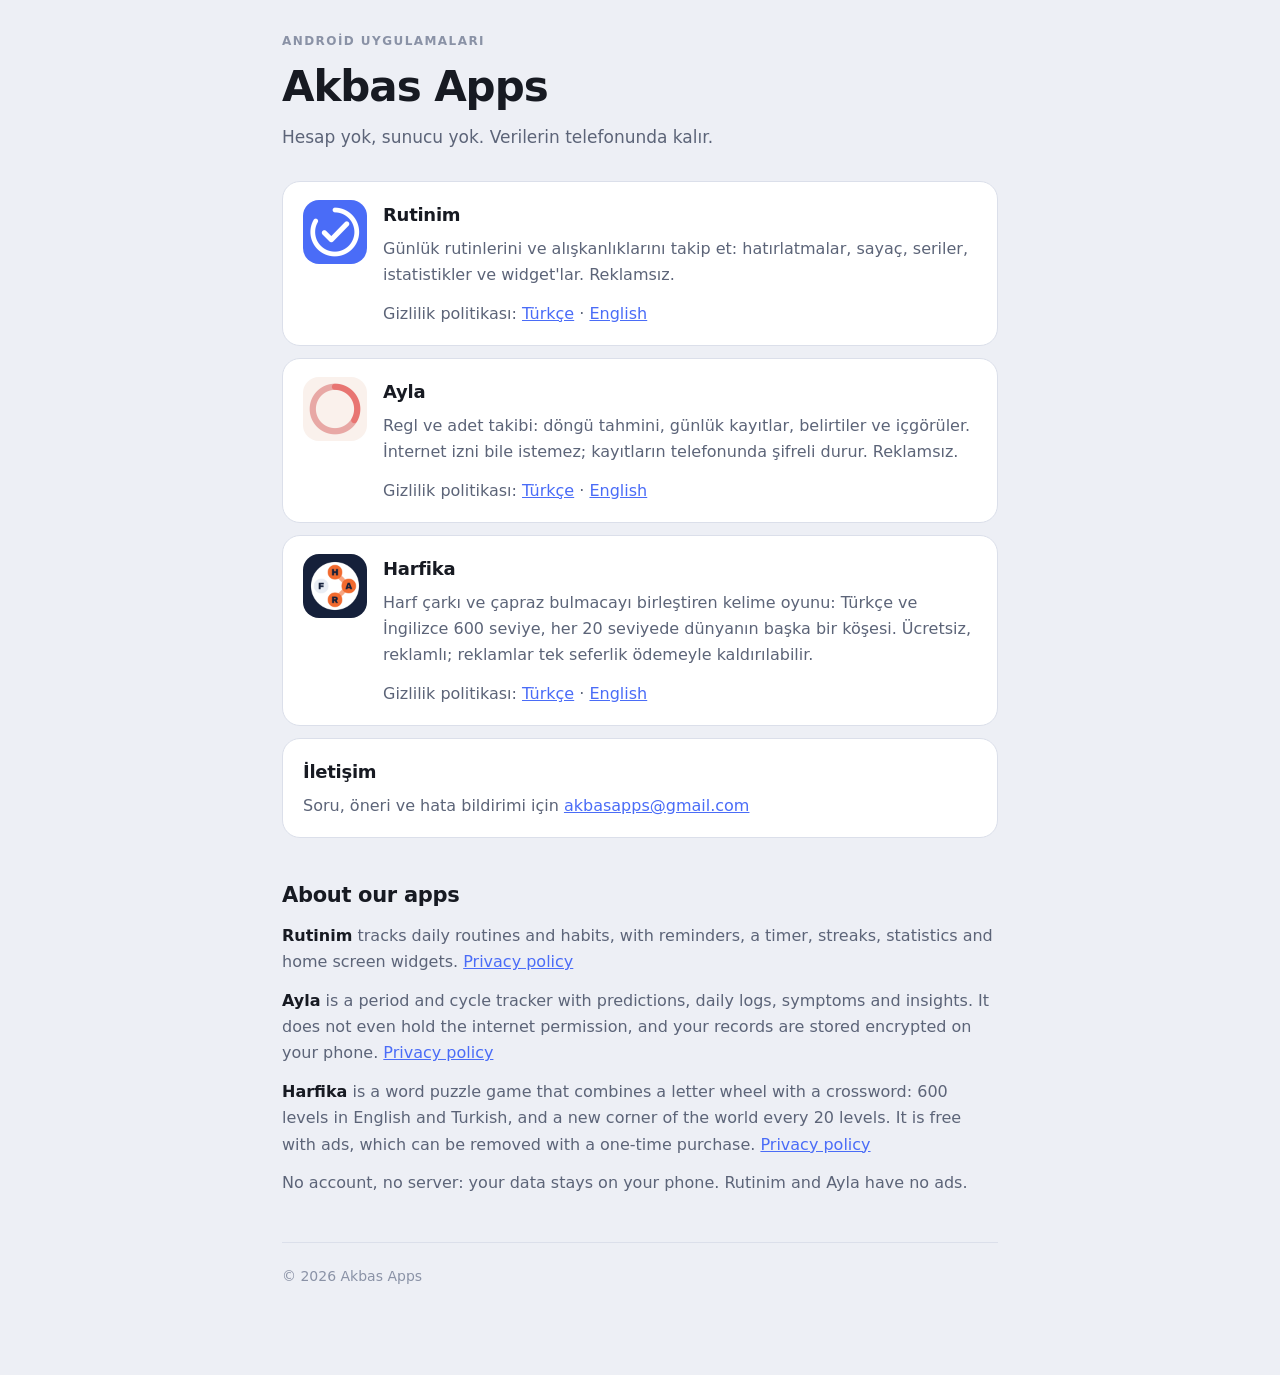
<file: index.html>
<!doctype html>
<html lang="tr">
<head>
<meta charset="utf-8">
<meta name="viewport" content="width=device-width, initial-scale=1">
<title>Akbas Apps</title>
<meta name="description" content="Akbas Apps: sunucusu olmayan, verilerini telefonunda tutan Android uygulamaları ve oyunları.">
<link rel="icon" href="icon.png">
<link rel="stylesheet" href="style.css">
</head>
<body>
<div class="wrap">
  <header>
    <p class="eyebrow">Android uygulamaları</p>
    <h1>Akbas Apps</h1>
    <p class="lede">Hesap yok, sunucu yok. Verilerin telefonunda kalır.</p>
  </header>

  <div class="cards">
    <section class="card app">
      <img src="icon.png" alt="Rutinim simgesi">
      <div>
        <h2>Rutinim</h2>
        <p>Günlük rutinlerini ve alışkanlıklarını takip et: hatırlatmalar, sayaç, seriler,
          istatistikler ve widget'lar. Reklamsız.</p>
        <p>Gizlilik politikası:
          <a href="rutinim/gizlilik.html">Türkçe</a> ·
          <a href="rutinim/privacy.html" hreflang="en" lang="en">English</a></p>
      </div>
    </section>

    <section class="card app">
      <img src="ayla-icon.png" alt="Ayla simgesi">
      <div>
        <h2>Ayla</h2>
        <p>Regl ve adet takibi: döngü tahmini, günlük kayıtlar, belirtiler ve içgörüler.
          İnternet izni bile istemez; kayıtların telefonunda şifreli durur. Reklamsız.</p>
        <p>Gizlilik politikası:
          <a href="ayla/gizlilik.html">Türkçe</a> ·
          <a href="ayla/privacy.html" hreflang="en" lang="en">English</a></p>
      </div>
    </section>

    <section class="card app">
      <img src="harfika-icon.png" alt="Harfika simgesi">
      <div>
        <h2>Harfika</h2>
        <p>Harf çarkı ve çapraz bulmacayı birleştiren kelime oyunu: Türkçe ve İngilizce
          600 seviye, her 20 seviyede dünyanın başka bir köşesi. Ücretsiz, reklamlı;
          reklamlar tek seferlik ödemeyle kaldırılabilir.</p>
        <p>Gizlilik politikası:
          <a href="harfika/gizlilik.html">Türkçe</a> ·
          <a href="harfika/privacy.html" hreflang="en" lang="en">English</a></p>
      </div>
    </section>

    <section class="card">
      <h2>İletişim</h2>
      <p>Soru, öneri ve hata bildirimi için
        <a href="mailto:akbasapps@gmail.com">akbasapps@gmail.com</a></p>
    </section>
  </div>

  <section lang="en">
    <h2>About our apps</h2>
    <p><strong>Rutinim</strong> tracks daily routines and habits, with reminders, a timer,
      streaks, statistics and home screen widgets.
      <a href="rutinim/privacy.html">Privacy policy</a></p>
    <p><strong>Ayla</strong> is a period and cycle tracker with predictions, daily logs,
      symptoms and insights. It does not even hold the internet permission, and your records
      are stored encrypted on your phone.
      <a href="ayla/privacy.html">Privacy policy</a></p>
    <p><strong>Harfika</strong> is a word puzzle game that combines a letter wheel with a
      crossword: 600 levels in English and Turkish, and a new corner of the world every 20 levels.
      It is free with ads, which can be removed with a one-time purchase.
      <a href="harfika/privacy.html">Privacy policy</a></p>
    <p>No account, no server: your data stays on your phone. Rutinim and Ayla have no ads.</p>
  </section>

  <footer>
    <p>© 2026 Akbas Apps</p>
  </footer>
</div>
</body>
</html>
</file>
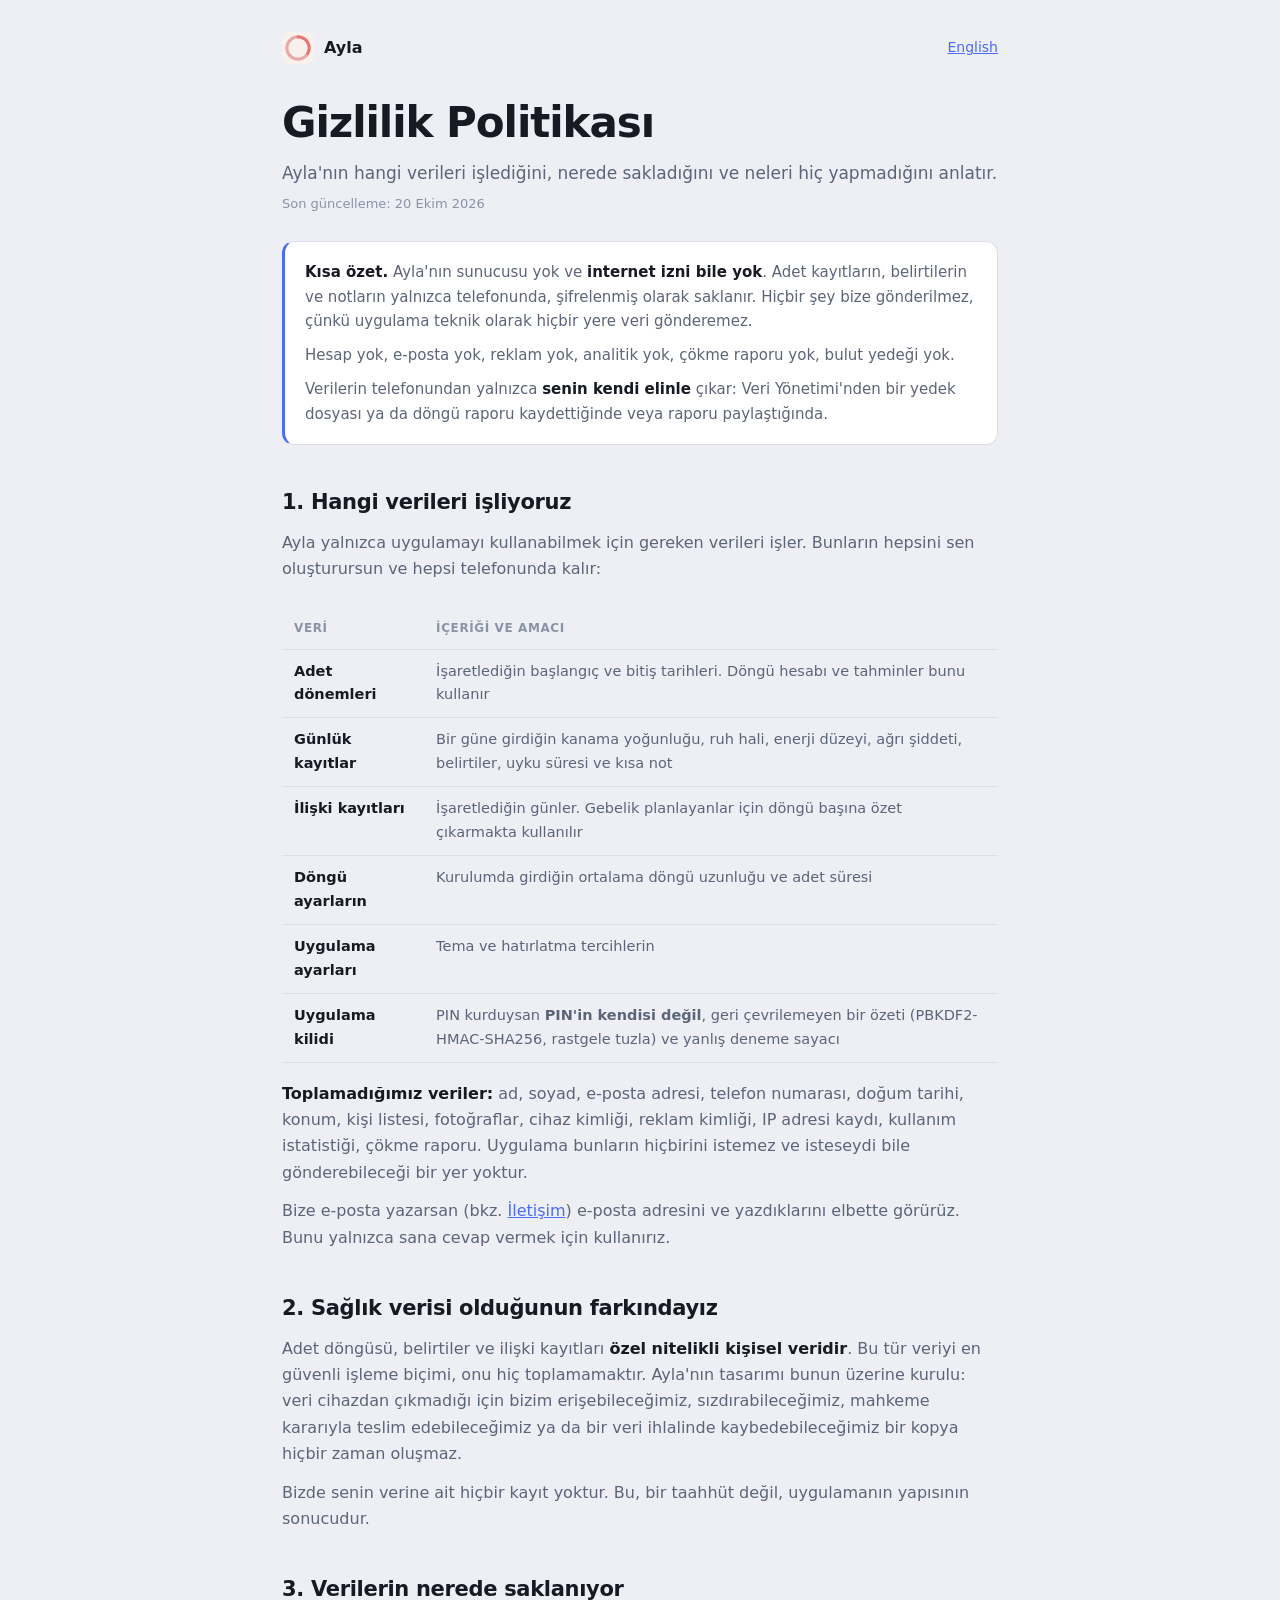
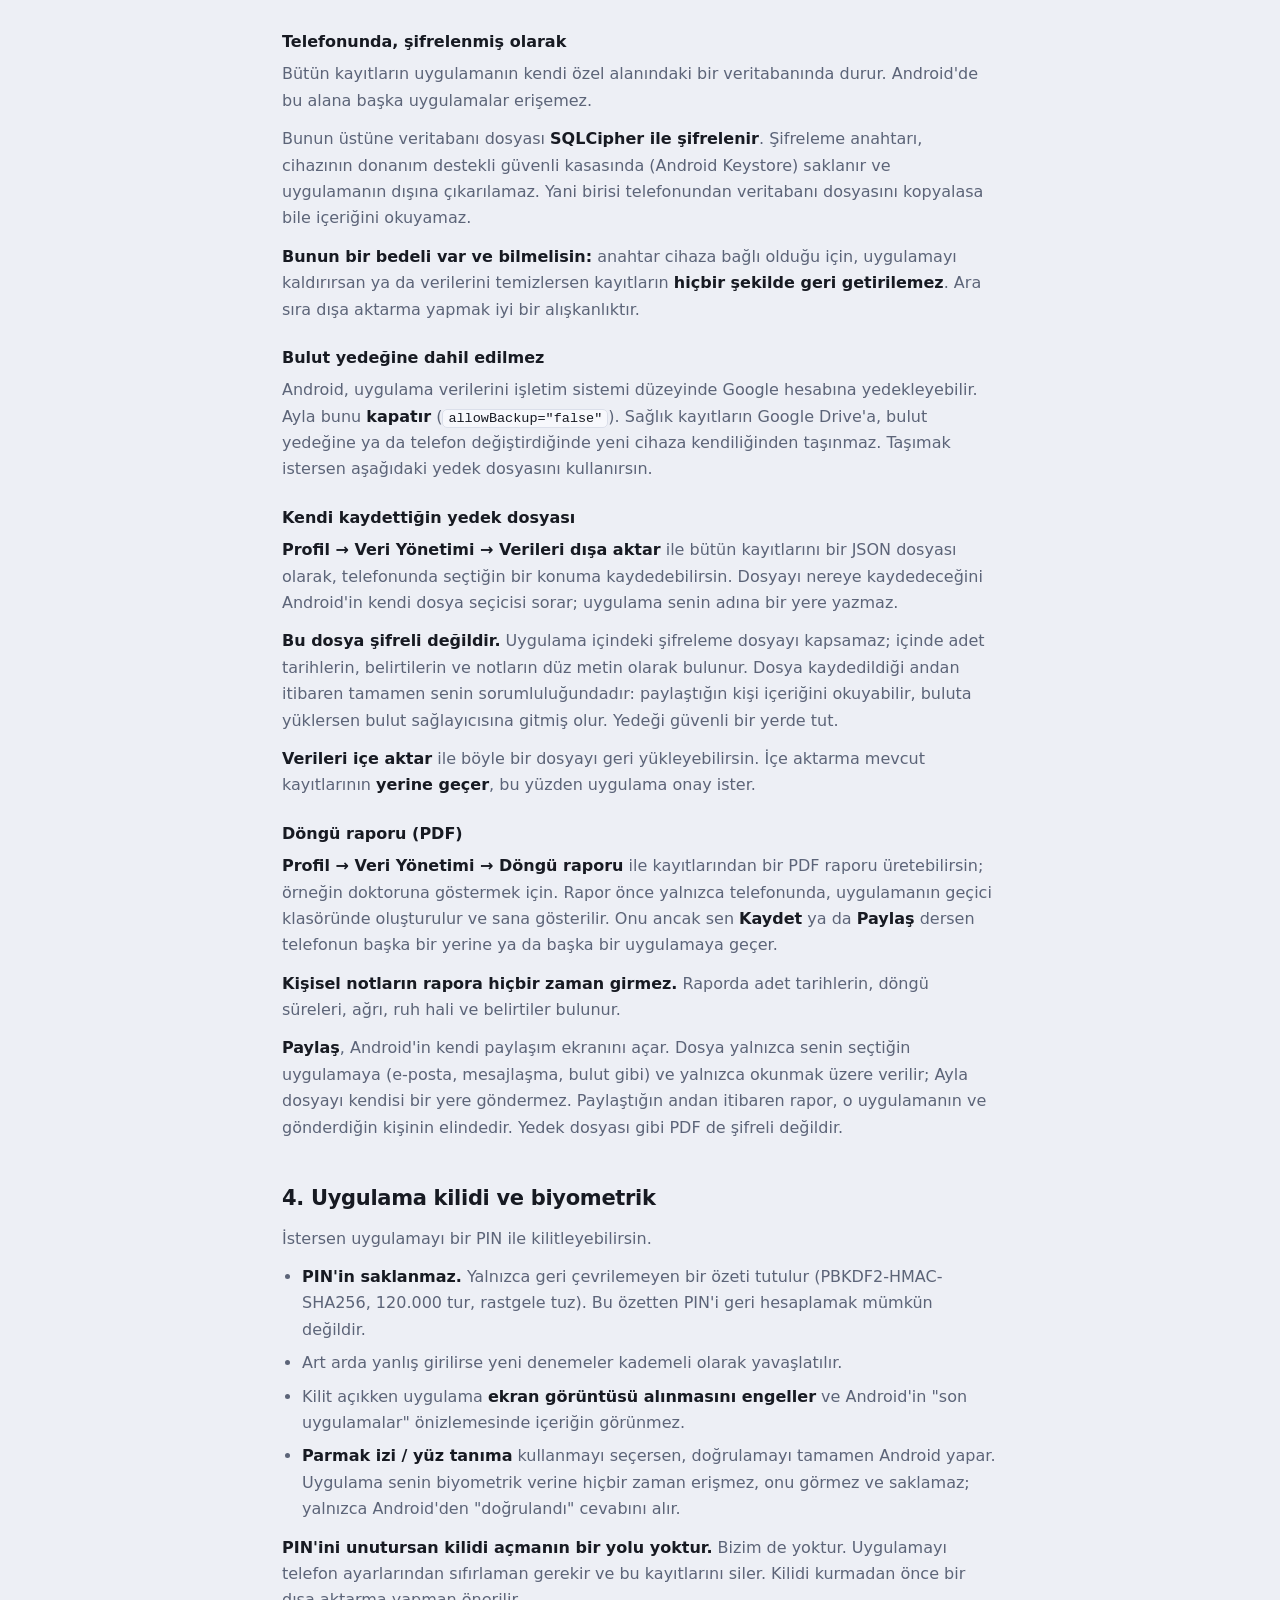
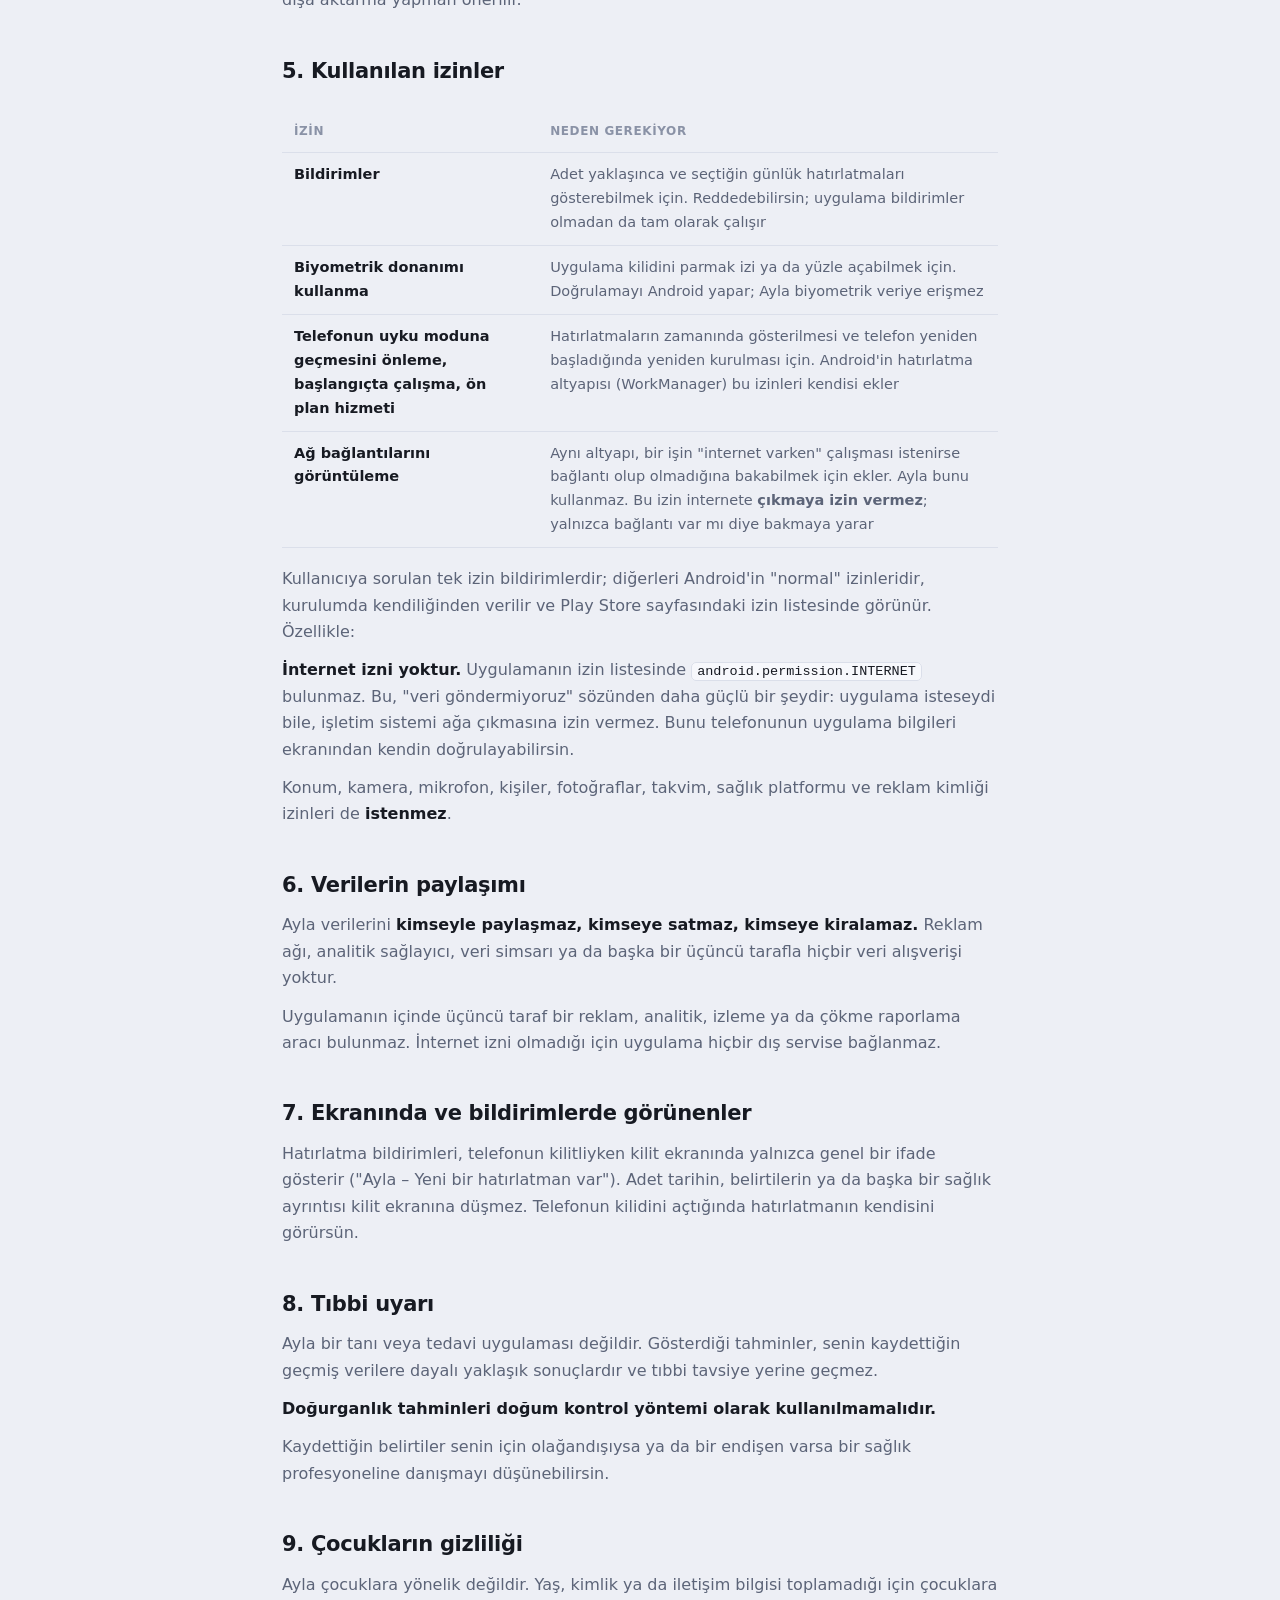
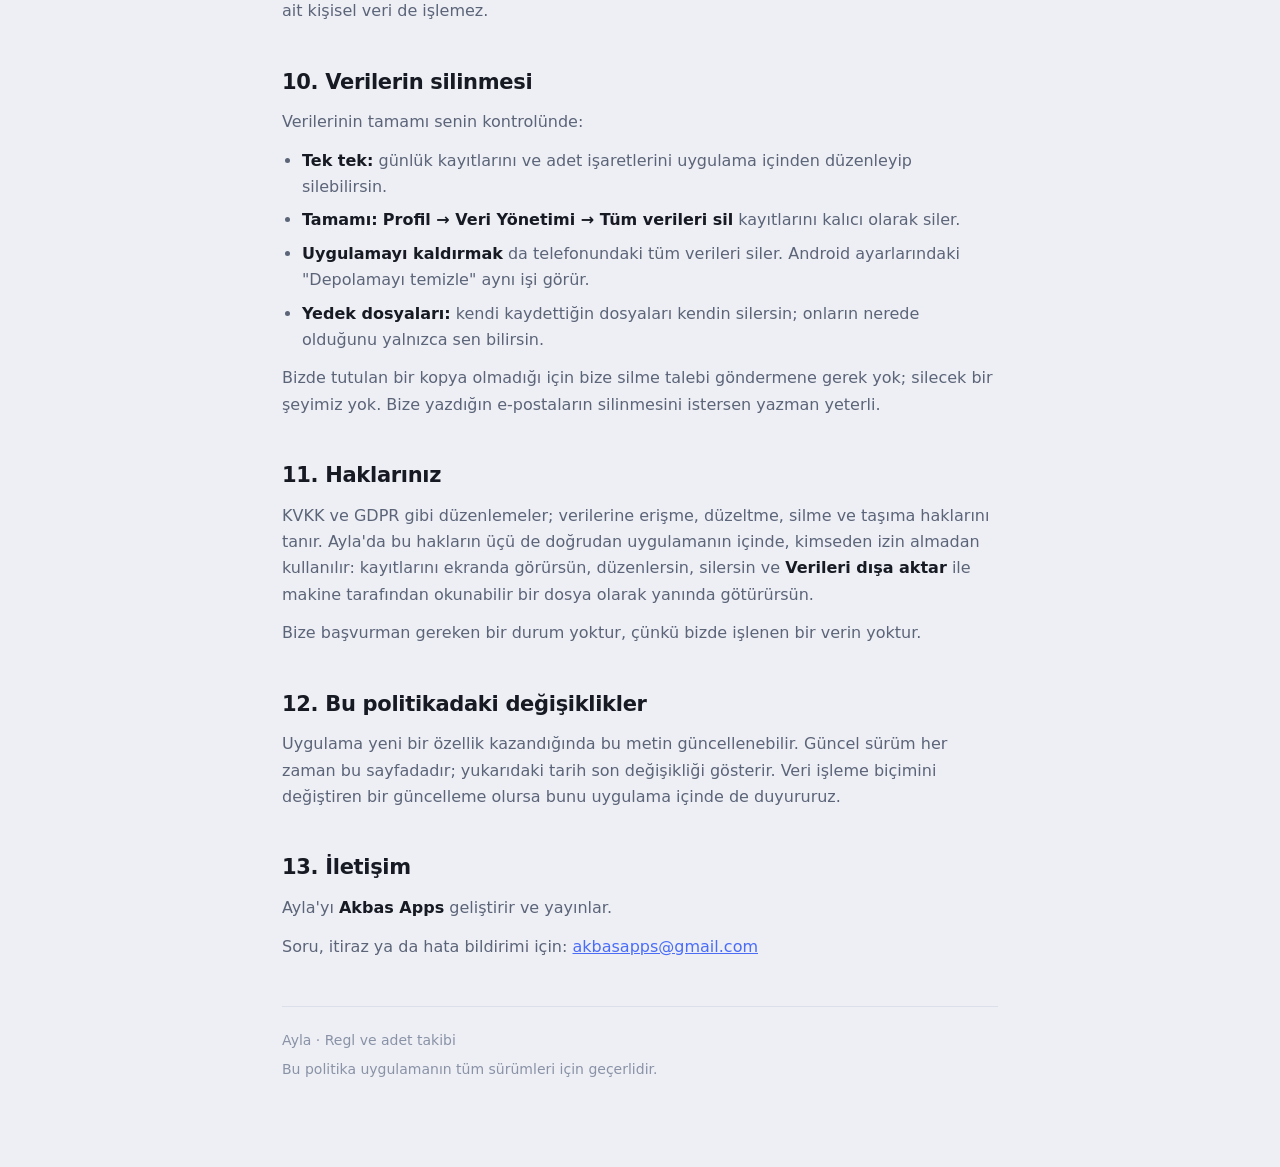
<file: ayla/gizlilik.html>
<!doctype html>
<html lang="tr">
<head>
<meta charset="utf-8">
<meta name="viewport" content="width=device-width, initial-scale=1">
<title>Ayla Gizlilik Politikası</title>
<meta name="description" content="Ayla'nın hangi verileri işlediği, nerede sakladığı ve neleri hiç yapmadığı.">
<link rel="icon" href="../ayla-icon.png">
<link rel="alternate" hreflang="en" href="privacy.html">
<link rel="stylesheet" href="../style.css">
</head>
<body>
<div class="wrap">
  <nav class="top">
    <a class="brand" href="../"><img src="../ayla-icon.png" alt="">Ayla</a>
    <a class="lang" href="privacy.html" hreflang="en" lang="en">English</a>
  </nav>

  <header>
    <h1>Gizlilik Politikası</h1>
    <p class="lede">Ayla'nın hangi verileri işlediğini, nerede sakladığını ve neleri
      hiç yapmadığını anlatır.</p>
    <p class="updated">Son güncelleme: 20 Ekim 2026</p>

    <div class="summary">
      <p><strong>Kısa özet.</strong> Ayla'nın sunucusu yok ve
        <strong>internet izni bile yok</strong>. Adet kayıtların, belirtilerin ve notların
        yalnızca telefonunda, şifrelenmiş olarak saklanır. Hiçbir şey bize gönderilmez,
        çünkü uygulama teknik olarak hiçbir yere veri gönderemez.</p>
      <p>Hesap yok, e-posta yok, reklam yok, analitik yok, çökme raporu yok,
        bulut yedeği yok.</p>
      <p>Verilerin telefonundan yalnızca <strong>senin kendi elinle</strong> çıkar:
        Veri Yönetimi'nden bir yedek dosyası ya da döngü raporu kaydettiğinde veya raporu
        paylaştığında.</p>
    </div>
  </header>

  <h2>1. Hangi verileri işliyoruz</h2>
  <p>Ayla yalnızca uygulamayı kullanabilmek için gereken verileri işler. Bunların hepsini
    sen oluşturursun ve hepsi telefonunda kalır:</p>

  <div class="tw">
  <table>
    <tr><th>Veri</th><th>İçeriği ve amacı</th></tr>
    <tr><td>Adet dönemleri</td><td>İşaretlediğin başlangıç ve bitiş tarihleri. Döngü hesabı ve tahminler bunu kullanır</td></tr>
    <tr><td>Günlük kayıtlar</td><td>Bir güne girdiğin kanama yoğunluğu, ruh hali, enerji düzeyi, ağrı şiddeti, belirtiler, uyku süresi ve kısa not</td></tr>
    <tr><td>İlişki kayıtları</td><td>İşaretlediğin günler. Gebelik planlayanlar için döngü başına özet çıkarmakta kullanılır</td></tr>
    <tr><td>Döngü ayarların</td><td>Kurulumda girdiğin ortalama döngü uzunluğu ve adet süresi</td></tr>
    <tr><td>Uygulama ayarları</td><td>Tema ve hatırlatma tercihlerin</td></tr>
    <tr><td>Uygulama kilidi</td><td>PIN kurduysan <strong>PIN'in kendisi değil</strong>, geri çevrilemeyen bir özeti (PBKDF2-HMAC-SHA256, rastgele tuzla) ve yanlış deneme sayacı</td></tr>
  </table>
  </div>

  <p><strong>Toplamadığımız veriler:</strong> ad, soyad, e-posta adresi, telefon numarası,
    doğum tarihi, konum, kişi listesi, fotoğraflar, cihaz kimliği, reklam kimliği, IP adresi
    kaydı, kullanım istatistiği, çökme raporu. Uygulama bunların hiçbirini istemez ve
    isteseydi bile gönderebileceği bir yer yoktur.</p>
  <p>Bize e-posta yazarsan (bkz. <a href="#iletisim">İletişim</a>) e-posta adresini ve
    yazdıklarını elbette görürüz. Bunu yalnızca sana cevap vermek için kullanırız.</p>

  <h2>2. Sağlık verisi olduğunun farkındayız</h2>
  <p>Adet döngüsü, belirtiler ve ilişki kayıtları <strong>özel nitelikli kişisel veridir</strong>.
    Bu tür veriyi en güvenli işleme biçimi, onu hiç toplamamaktır. Ayla'nın tasarımı bunun
    üzerine kurulu: veri cihazdan çıkmadığı için bizim erişebileceğimiz, sızdırabileceğimiz,
    mahkeme kararıyla teslim edebileceğimiz ya da bir veri ihlalinde kaybedebileceğimiz bir
    kopya hiçbir zaman oluşmaz.</p>
  <p>Bizde senin verine ait hiçbir kayıt yoktur. Bu, bir taahhüt değil, uygulamanın
    yapısının sonucudur.</p>

  <h2>3. Verilerin nerede saklanıyor</h2>

  <h3>Telefonunda, şifrelenmiş olarak</h3>
  <p>Bütün kayıtların uygulamanın kendi özel alanındaki bir veritabanında durur. Android'de
    bu alana başka uygulamalar erişemez.</p>
  <p>Bunun üstüne veritabanı dosyası <strong>SQLCipher ile şifrelenir</strong>. Şifreleme
    anahtarı, cihazının donanım destekli güvenli kasasında (Android Keystore) saklanır ve
    uygulamanın dışına çıkarılamaz. Yani birisi telefonundan veritabanı dosyasını kopyalasa
    bile içeriğini okuyamaz.</p>
  <p><strong>Bunun bir bedeli var ve bilmelisin:</strong> anahtar cihaza bağlı olduğu için,
    uygulamayı kaldırırsan ya da verilerini temizlersen kayıtların
    <strong>hiçbir şekilde geri getirilemez</strong>. Ara sıra dışa aktarma yapmak iyi bir
    alışkanlıktır.</p>

  <h3>Bulut yedeğine dahil edilmez</h3>
  <p>Android, uygulama verilerini işletim sistemi düzeyinde Google hesabına yedekleyebilir.
    Ayla bunu <strong>kapatır</strong> (<code>allowBackup="false"</code>). Sağlık kayıtların
    Google Drive'a, bulut yedeğine ya da telefon değiştirdiğinde yeni cihaza kendiliğinden
    taşınmaz. Taşımak istersen aşağıdaki yedek dosyasını kullanırsın.</p>

  <h3>Kendi kaydettiğin yedek dosyası</h3>
  <p><strong>Profil → Veri Yönetimi → Verileri dışa aktar</strong> ile bütün kayıtlarını bir
    JSON dosyası olarak, telefonunda seçtiğin bir konuma kaydedebilirsin. Dosyayı nereye
    kaydedeceğini Android'in kendi dosya seçicisi sorar; uygulama senin adına bir yere
    yazmaz.</p>
  <p><strong>Bu dosya şifreli değildir.</strong> Uygulama içindeki şifreleme dosyayı
    kapsamaz; içinde adet tarihlerin, belirtilerin ve notların düz metin olarak bulunur.
    Dosya kaydedildiği andan itibaren tamamen senin sorumluluğundadır: paylaştığın kişi
    içeriğini okuyabilir, buluta yüklersen bulut sağlayıcısına gitmiş olur. Yedeği güvenli
    bir yerde tut.</p>
  <p><strong>Verileri içe aktar</strong> ile böyle bir dosyayı geri yükleyebilirsin. İçe
    aktarma mevcut kayıtlarının <strong>yerine geçer</strong>, bu yüzden uygulama onay ister.</p>

  <h3>Döngü raporu (PDF)</h3>
  <p><strong>Profil → Veri Yönetimi → Döngü raporu</strong> ile kayıtlarından bir PDF raporu üretebilirsin;
    örneğin doktoruna göstermek için. Rapor önce yalnızca telefonunda, uygulamanın geçici
    klasöründe oluşturulur ve sana gösterilir. Onu ancak sen <strong>Kaydet</strong> ya da
    <strong>Paylaş</strong> dersen telefonun başka bir yerine ya da başka bir uygulamaya geçer.</p>
  <p><strong>Kişisel notların rapora hiçbir zaman girmez.</strong> Raporda adet tarihlerin,
    döngü süreleri, ağrı, ruh hali ve belirtiler bulunur.</p>
  <p><strong>Paylaş</strong>, Android'in kendi paylaşım ekranını açar. Dosya yalnızca senin
    seçtiğin uygulamaya (e-posta, mesajlaşma, bulut gibi) ve yalnızca okunmak üzere verilir;
    Ayla dosyayı kendisi bir yere göndermez. Paylaştığın andan itibaren rapor, o uygulamanın
    ve gönderdiğin kişinin elindedir. Yedek dosyası gibi PDF de şifreli değildir.</p>

  <h2>4. Uygulama kilidi ve biyometrik</h2>
  <p>İstersen uygulamayı bir PIN ile kilitleyebilirsin.</p>
  <ul>
    <li><strong>PIN'in saklanmaz.</strong> Yalnızca geri çevrilemeyen bir özeti tutulur
      (PBKDF2-HMAC-SHA256, 120.000 tur, rastgele tuz). Bu özetten PIN'i geri hesaplamak
      mümkün değildir.</li>
    <li>Art arda yanlış girilirse yeni denemeler kademeli olarak yavaşlatılır.</li>
    <li>Kilit açıkken uygulama <strong>ekran görüntüsü alınmasını engeller</strong> ve
      Android'in "son uygulamalar" önizlemesinde içeriğin görünmez.</li>
    <li><strong>Parmak izi / yüz tanıma</strong> kullanmayı seçersen, doğrulamayı tamamen
      Android yapar. Uygulama senin biyometrik verine hiçbir zaman erişmez, onu görmez ve
      saklamaz; yalnızca Android'den "doğrulandı" cevabını alır.</li>
  </ul>
  <p><strong>PIN'ini unutursan kilidi açmanın bir yolu yoktur.</strong> Bizim de yoktur.
    Uygulamayı telefon ayarlarından sıfırlaman gerekir ve bu kayıtlarını siler. Kilidi
    kurmadan önce bir dışa aktarma yapman önerilir.</p>

  <h2>5. Kullanılan izinler</h2>
  <div class="tw">
  <table>
    <tr><th>İzin</th><th>Neden gerekiyor</th></tr>
    <tr><td>Bildirimler</td><td>Adet yaklaşınca ve seçtiğin günlük hatırlatmaları gösterebilmek için. Reddedebilirsin; uygulama bildirimler olmadan da tam olarak çalışır</td></tr>
    <tr><td>Biyometrik donanımı kullanma</td><td>Uygulama kilidini parmak izi ya da yüzle açabilmek için. Doğrulamayı Android yapar; Ayla biyometrik veriye erişmez</td></tr>
    <tr><td>Telefonun uyku moduna geçmesini önleme, başlangıçta çalışma, ön plan hizmeti</td><td>Hatırlatmaların zamanında gösterilmesi ve telefon yeniden başladığında yeniden kurulması için. Android'in hatırlatma altyapısı (WorkManager) bu izinleri kendisi ekler</td></tr>
    <tr><td>Ağ bağlantılarını görüntüleme</td><td>Aynı altyapı, bir işin "internet varken" çalışması istenirse bağlantı olup olmadığına bakabilmek için ekler. Ayla bunu kullanmaz. Bu izin internete <strong>çıkmaya izin vermez</strong>; yalnızca bağlantı var mı diye bakmaya yarar</td></tr>
  </table>
  </div>
  <p>Kullanıcıya sorulan tek izin bildirimlerdir; diğerleri Android'in "normal" izinleridir,
    kurulumda kendiliğinden verilir ve Play Store sayfasındaki izin listesinde görünür. Özellikle:</p>
  <p><strong>İnternet izni yoktur.</strong> Uygulamanın izin listesinde
    <code>android.permission.INTERNET</code> bulunmaz. Bu, "veri göndermiyoruz" sözünden
    daha güçlü bir şeydir: uygulama isteseydi bile, işletim sistemi ağa çıkmasına izin
    vermez. Bunu telefonunun uygulama bilgileri ekranından kendin doğrulayabilirsin.</p>
  <p>Konum, kamera, mikrofon, kişiler, fotoğraflar, takvim, sağlık platformu ve reklam
    kimliği izinleri de <strong>istenmez</strong>.</p>

  <h2>6. Verilerin paylaşımı</h2>
  <p>Ayla verilerini <strong>kimseyle paylaşmaz, kimseye satmaz, kimseye kiralamaz.</strong>
    Reklam ağı, analitik sağlayıcı, veri simsarı ya da başka bir üçüncü tarafla hiçbir veri
    alışverişi yoktur.</p>
  <p>Uygulamanın içinde üçüncü taraf bir reklam, analitik, izleme ya da çökme raporlama
    aracı bulunmaz. İnternet izni olmadığı için uygulama hiçbir dış servise bağlanmaz.</p>

  <h2>7. Ekranında ve bildirimlerde görünenler</h2>
  <p>Hatırlatma bildirimleri, telefonun kilitliyken kilit ekranında yalnızca genel bir
    ifade gösterir ("Ayla – Yeni bir hatırlatman var"). Adet tarihin, belirtilerin ya da
    başka bir sağlık ayrıntısı kilit ekranına düşmez. Telefonun kilidini açtığında
    hatırlatmanın kendisini görürsün.</p>

  <h2>8. Tıbbi uyarı</h2>
  <p>Ayla bir tanı veya tedavi uygulaması değildir. Gösterdiği tahminler, senin
    kaydettiğin geçmiş verilere dayalı yaklaşık sonuçlardır ve tıbbi tavsiye yerine
    geçmez.</p>
  <p><strong>Doğurganlık tahminleri doğum kontrol yöntemi olarak kullanılmamalıdır.</strong></p>
  <p>Kaydettiğin belirtiler senin için olağandışıysa ya da bir endişen varsa bir sağlık
    profesyoneline danışmayı düşünebilirsin.</p>

  <h2>9. Çocukların gizliliği</h2>
  <p>Ayla çocuklara yönelik değildir. Yaş, kimlik ya da iletişim bilgisi toplamadığı için
    çocuklara ait kişisel veri de işlemez.</p>

  <h2>10. Verilerin silinmesi</h2>
  <p>Verilerinin tamamı senin kontrolünde:</p>
  <ul>
    <li><strong>Tek tek:</strong> günlük kayıtlarını ve adet işaretlerini uygulama içinden
      düzenleyip silebilirsin.</li>
    <li><strong>Tamamı:</strong> <strong>Profil → Veri Yönetimi → Tüm verileri sil</strong>
      kayıtlarını kalıcı olarak siler.</li>
    <li><strong>Uygulamayı kaldırmak</strong> da telefonundaki tüm verileri siler. Android
      ayarlarındaki "Depolamayı temizle" aynı işi görür.</li>
    <li><strong>Yedek dosyaları:</strong> kendi kaydettiğin dosyaları kendin silersin;
      onların nerede olduğunu yalnızca sen bilirsin.</li>
  </ul>
  <p>Bizde tutulan bir kopya olmadığı için bize silme talebi göndermene gerek yok; silecek
    bir şeyimiz yok. Bize yazdığın e-postaların silinmesini istersen yazman yeterli.</p>

  <h2>11. Haklarınız</h2>
  <p>KVKK ve GDPR gibi düzenlemeler; verilerine erişme, düzeltme, silme ve taşıma haklarını
    tanır. Ayla'da bu hakların üçü de doğrudan uygulamanın içinde, kimseden izin almadan
    kullanılır: kayıtlarını ekranda görürsün, düzenlersin, silersin ve
    <strong>Verileri dışa aktar</strong> ile makine tarafından okunabilir bir dosya olarak
    yanında götürürsün.</p>
  <p>Bize başvurman gereken bir durum yoktur, çünkü bizde işlenen bir verin yoktur.</p>

  <h2>12. Bu politikadaki değişiklikler</h2>
  <p>Uygulama yeni bir özellik kazandığında bu metin güncellenebilir. Güncel sürüm her zaman
    bu sayfadadır; yukarıdaki tarih son değişikliği gösterir. Veri işleme biçimini
    değiştiren bir güncelleme olursa bunu uygulama içinde de duyururuz.</p>

  <h2 id="iletisim">13. İletişim</h2>
  <p>Ayla'yı <strong>Akbas Apps</strong> geliştirir ve yayınlar.</p>
  <p>Soru, itiraz ya da hata bildirimi için:
    <a href="mailto:akbasapps@gmail.com">akbasapps@gmail.com</a></p>

  <footer>
    <p>Ayla · Regl ve adet takibi</p>
    <p>Bu politika uygulamanın tüm sürümleri için geçerlidir.</p>
  </footer>
</div>
</body>
</html>
</file>
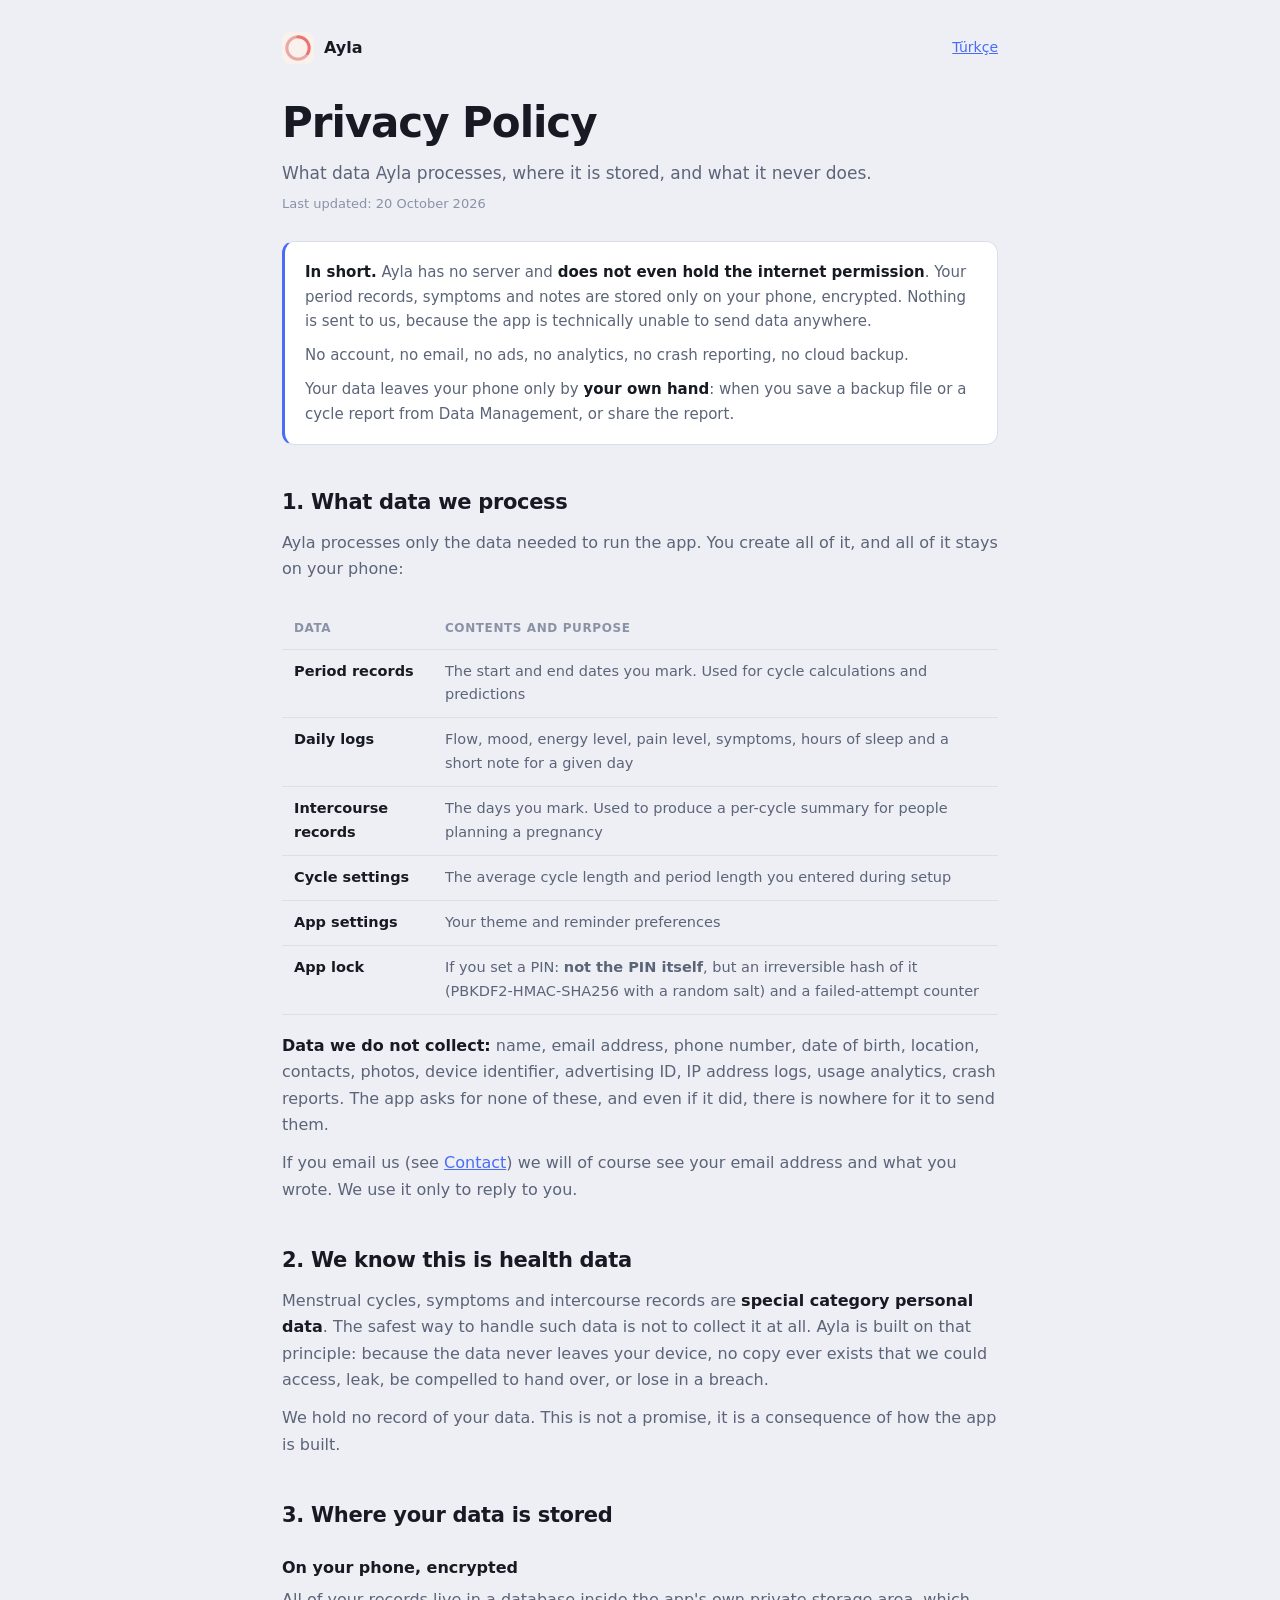
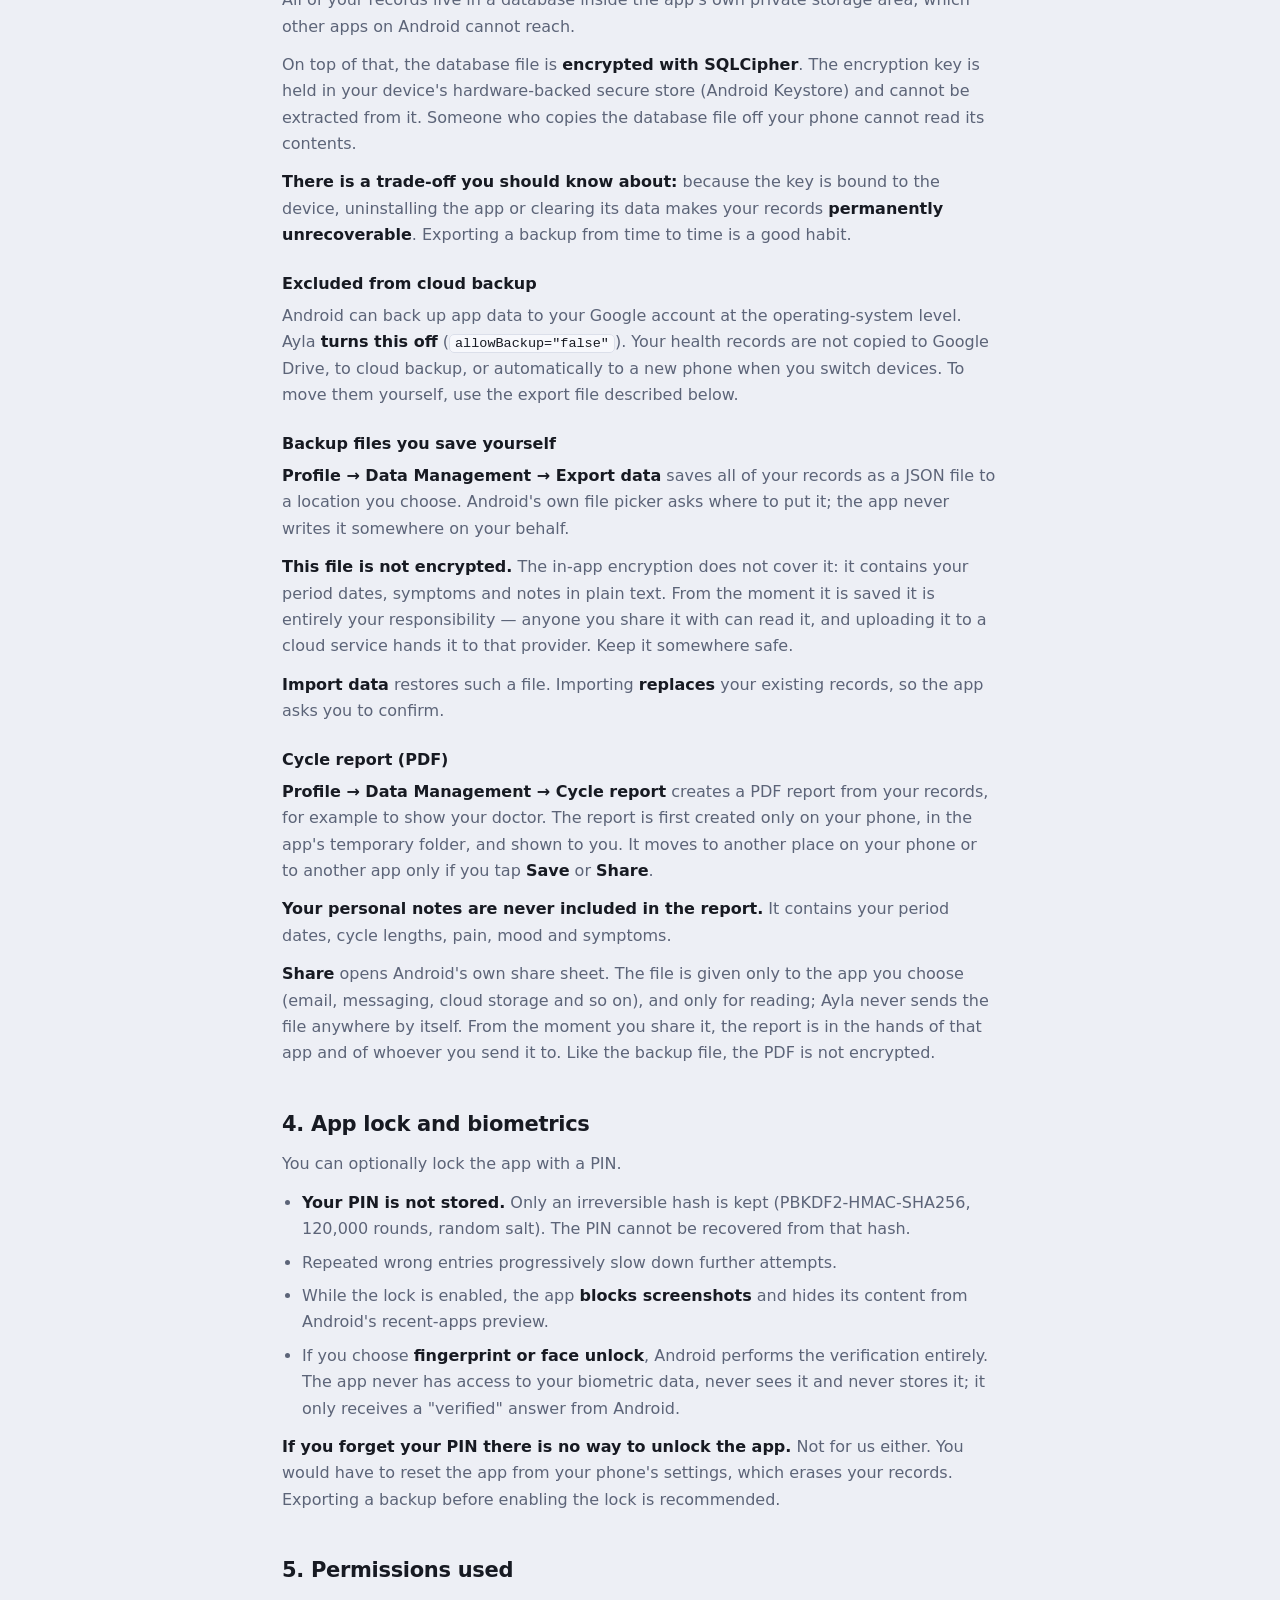
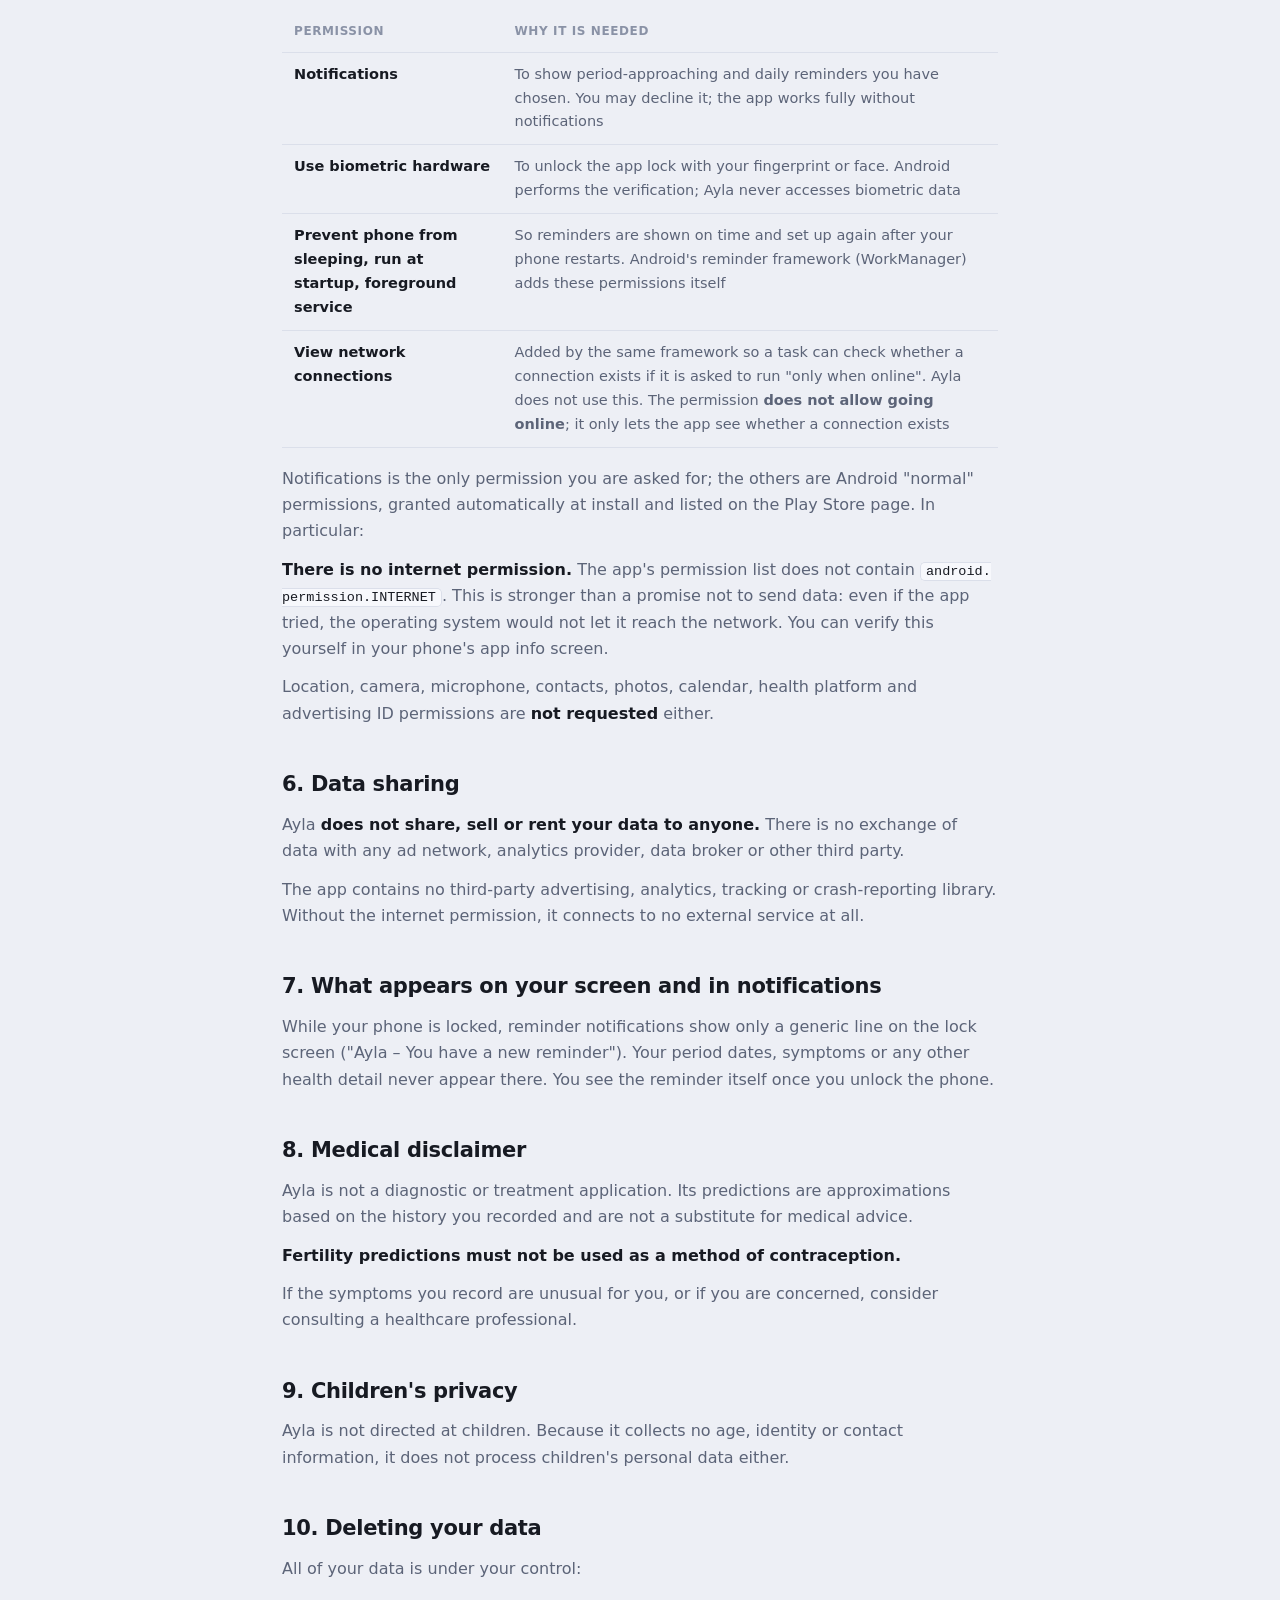
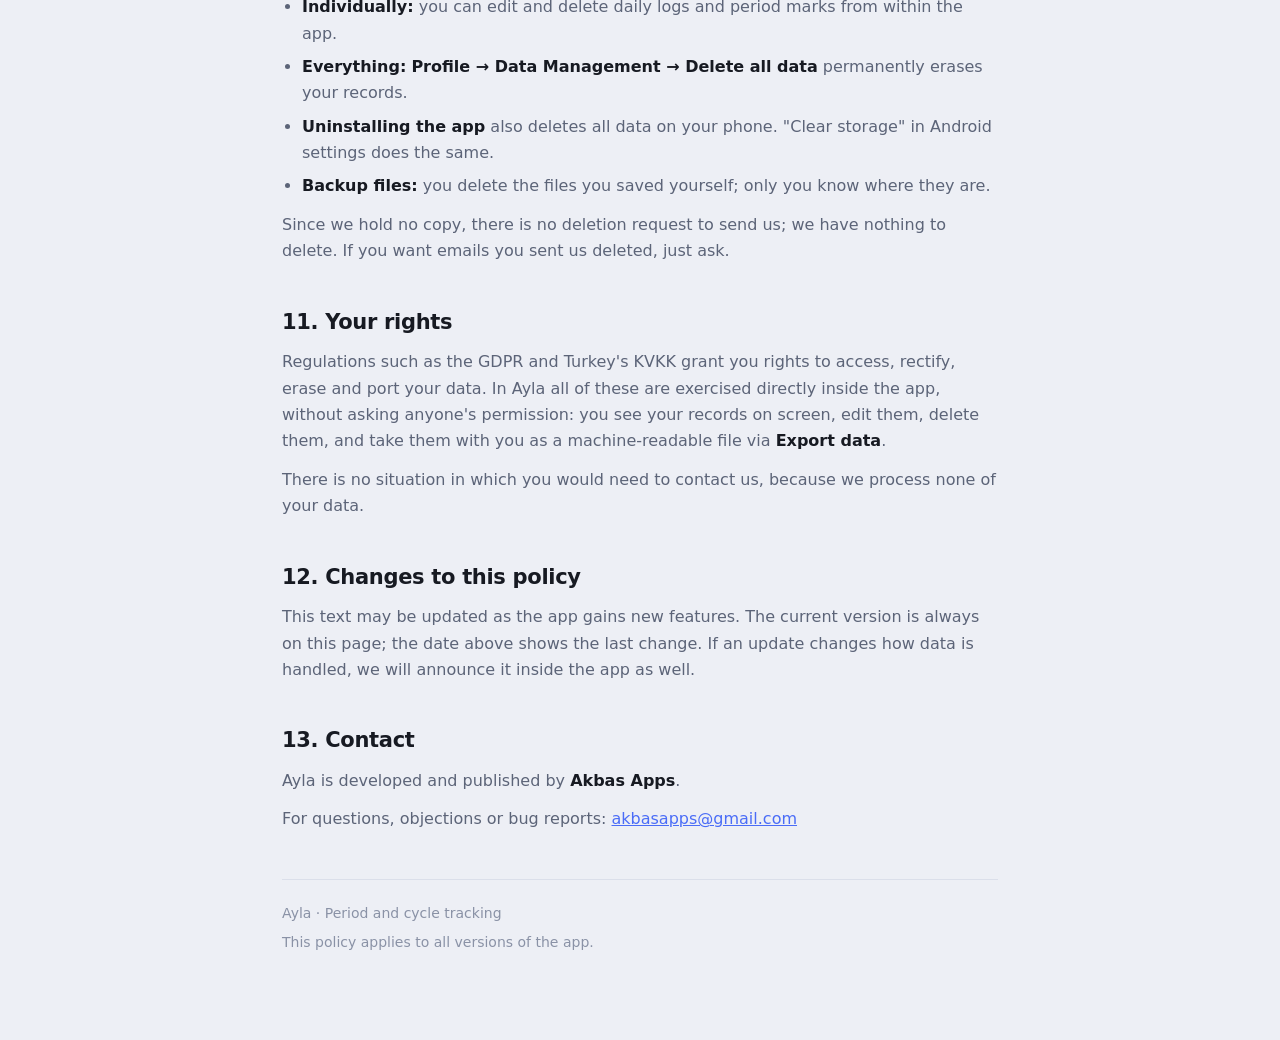
<file: ayla/privacy.html>
<!doctype html>
<html lang="en">
<head>
<meta charset="utf-8">
<meta name="viewport" content="width=device-width, initial-scale=1">
<title>Ayla Privacy Policy</title>
<meta name="description" content="What data Ayla processes, where it is stored, and what it never does.">
<link rel="icon" href="../ayla-icon.png">
<link rel="alternate" hreflang="tr" href="gizlilik.html">
<link rel="stylesheet" href="../style.css">
</head>
<body>
<div class="wrap">
  <nav class="top">
    <a class="brand" href="../"><img src="../ayla-icon.png" alt="">Ayla</a>
    <a class="lang" href="gizlilik.html" hreflang="tr" lang="tr">Türkçe</a>
  </nav>

  <header>
    <h1>Privacy Policy</h1>
    <p class="lede">What data Ayla processes, where it is stored, and what it never does.</p>
    <p class="updated">Last updated: 20 October 2026</p>

    <div class="summary">
      <p><strong>In short.</strong> Ayla has no server and
        <strong>does not even hold the internet permission</strong>. Your period records,
        symptoms and notes are stored only on your phone, encrypted. Nothing is sent to us,
        because the app is technically unable to send data anywhere.</p>
      <p>No account, no email, no ads, no analytics, no crash reporting, no cloud backup.</p>
      <p>Your data leaves your phone only by <strong>your own hand</strong>: when you save a
        backup file or a cycle report from Data Management, or share the report.</p>
    </div>
  </header>

  <h2>1. What data we process</h2>
  <p>Ayla processes only the data needed to run the app. You create all of it, and all of it
    stays on your phone:</p>

  <div class="tw">
  <table>
    <tr><th>Data</th><th>Contents and purpose</th></tr>
    <tr><td>Period records</td><td>The start and end dates you mark. Used for cycle calculations and predictions</td></tr>
    <tr><td>Daily logs</td><td>Flow, mood, energy level, pain level, symptoms, hours of sleep and a short note for a given day</td></tr>
    <tr><td>Intercourse records</td><td>The days you mark. Used to produce a per-cycle summary for people planning a pregnancy</td></tr>
    <tr><td>Cycle settings</td><td>The average cycle length and period length you entered during setup</td></tr>
    <tr><td>App settings</td><td>Your theme and reminder preferences</td></tr>
    <tr><td>App lock</td><td>If you set a PIN: <strong>not the PIN itself</strong>, but an irreversible hash of it (PBKDF2-HMAC-SHA256 with a random salt) and a failed-attempt counter</td></tr>
  </table>
  </div>

  <p><strong>Data we do not collect:</strong> name, email address, phone number, date of
    birth, location, contacts, photos, device identifier, advertising ID, IP address logs,
    usage analytics, crash reports. The app asks for none of these, and even if it did,
    there is nowhere for it to send them.</p>
  <p>If you email us (see <a href="#contact">Contact</a>) we will of course see your email
    address and what you wrote. We use it only to reply to you.</p>

  <h2>2. We know this is health data</h2>
  <p>Menstrual cycles, symptoms and intercourse records are
    <strong>special category personal data</strong>. The safest way to handle such data is
    not to collect it at all. Ayla is built on that principle: because the data never leaves
    your device, no copy ever exists that we could access, leak, be compelled to hand over,
    or lose in a breach.</p>
  <p>We hold no record of your data. This is not a promise, it is a consequence of how the
    app is built.</p>

  <h2>3. Where your data is stored</h2>

  <h3>On your phone, encrypted</h3>
  <p>All of your records live in a database inside the app's own private storage area, which
    other apps on Android cannot reach.</p>
  <p>On top of that, the database file is <strong>encrypted with SQLCipher</strong>. The
    encryption key is held in your device's hardware-backed secure store (Android Keystore)
    and cannot be extracted from it. Someone who copies the database file off your phone
    cannot read its contents.</p>
  <p><strong>There is a trade-off you should know about:</strong> because the key is bound to
    the device, uninstalling the app or clearing its data makes your records
    <strong>permanently unrecoverable</strong>. Exporting a backup from time to time is a
    good habit.</p>

  <h3>Excluded from cloud backup</h3>
  <p>Android can back up app data to your Google account at the operating-system level. Ayla
    <strong>turns this off</strong> (<code>allowBackup="false"</code>). Your health records
    are not copied to Google Drive, to cloud backup, or automatically to a new phone when you
    switch devices. To move them yourself, use the export file described below.</p>

  <h3>Backup files you save yourself</h3>
  <p><strong>Profile → Data Management → Export data</strong> saves all of your records as a
    JSON file to a location you choose. Android's own file picker asks where to put it; the
    app never writes it somewhere on your behalf.</p>
  <p><strong>This file is not encrypted.</strong> The in-app encryption does not cover it: it
    contains your period dates, symptoms and notes in plain text. From the moment it is saved
    it is entirely your responsibility — anyone you share it with can read it, and uploading
    it to a cloud service hands it to that provider. Keep it somewhere safe.</p>
  <p><strong>Import data</strong> restores such a file. Importing <strong>replaces</strong>
    your existing records, so the app asks you to confirm.</p>

  <h3>Cycle report (PDF)</h3>
  <p><strong>Profile → Data Management → Cycle report</strong> creates a PDF report from your
    records, for example to show your doctor. The report is first created only on your phone,
    in the app's temporary folder, and shown to you. It moves to another place on your phone or
    to another app only if you tap <strong>Save</strong> or <strong>Share</strong>.</p>
  <p><strong>Your personal notes are never included in the report.</strong> It contains your
    period dates, cycle lengths, pain, mood and symptoms.</p>
  <p><strong>Share</strong> opens Android's own share sheet. The file is given only to the app
    you choose (email, messaging, cloud storage and so on), and only for reading; Ayla never
    sends the file anywhere by itself. From the moment you share it, the report is in the hands
    of that app and of whoever you send it to. Like the backup file, the PDF is not
    encrypted.</p>

  <h2>4. App lock and biometrics</h2>
  <p>You can optionally lock the app with a PIN.</p>
  <ul>
    <li><strong>Your PIN is not stored.</strong> Only an irreversible hash is kept
      (PBKDF2-HMAC-SHA256, 120,000 rounds, random salt). The PIN cannot be recovered from
      that hash.</li>
    <li>Repeated wrong entries progressively slow down further attempts.</li>
    <li>While the lock is enabled, the app <strong>blocks screenshots</strong> and hides its
      content from Android's recent-apps preview.</li>
    <li>If you choose <strong>fingerprint or face unlock</strong>, Android performs the
      verification entirely. The app never has access to your biometric data, never sees it
      and never stores it; it only receives a "verified" answer from Android.</li>
  </ul>
  <p><strong>If you forget your PIN there is no way to unlock the app.</strong> Not for us
    either. You would have to reset the app from your phone's settings, which erases your
    records. Exporting a backup before enabling the lock is recommended.</p>

  <h2>5. Permissions used</h2>
  <div class="tw">
  <table>
    <tr><th>Permission</th><th>Why it is needed</th></tr>
    <tr><td>Notifications</td><td>To show period-approaching and daily reminders you have chosen. You may decline it; the app works fully without notifications</td></tr>
    <tr><td>Use biometric hardware</td><td>To unlock the app lock with your fingerprint or face. Android performs the verification; Ayla never accesses biometric data</td></tr>
    <tr><td>Prevent phone from sleeping, run at startup, foreground service</td><td>So reminders are shown on time and set up again after your phone restarts. Android's reminder framework (WorkManager) adds these permissions itself</td></tr>
    <tr><td>View network connections</td><td>Added by the same framework so a task can check whether a connection exists if it is asked to run "only when online". Ayla does not use this. The permission <strong>does not allow going online</strong>; it only lets the app see whether a connection exists</td></tr>
  </table>
  </div>
  <p>Notifications is the only permission you are asked for; the others are Android "normal"
    permissions, granted automatically at install and listed on the Play Store page. In
    particular:</p>
  <p><strong>There is no internet permission.</strong> The app's permission list does not
    contain <code>android.permission.INTERNET</code>. This is stronger than a promise not to
    send data: even if the app tried, the operating system would not let it reach the
    network. You can verify this yourself in your phone's app info screen.</p>
  <p>Location, camera, microphone, contacts, photos, calendar, health platform and
    advertising ID permissions are <strong>not requested</strong> either.</p>

  <h2>6. Data sharing</h2>
  <p>Ayla <strong>does not share, sell or rent your data to anyone.</strong> There is no
    exchange of data with any ad network, analytics provider, data broker or other third
    party.</p>
  <p>The app contains no third-party advertising, analytics, tracking or crash-reporting
    library. Without the internet permission, it connects to no external service at all.</p>

  <h2>7. What appears on your screen and in notifications</h2>
  <p>While your phone is locked, reminder notifications show only a generic line on the lock
    screen ("Ayla – You have a new reminder"). Your period dates, symptoms or any other
    health detail never appear there. You see the reminder itself once you unlock the
    phone.</p>

  <h2>8. Medical disclaimer</h2>
  <p>Ayla is not a diagnostic or treatment application. Its predictions are approximations
    based on the history you recorded and are not a substitute for medical advice.</p>
  <p><strong>Fertility predictions must not be used as a method of contraception.</strong></p>
  <p>If the symptoms you record are unusual for you, or if you are concerned, consider
    consulting a healthcare professional.</p>

  <h2>9. Children's privacy</h2>
  <p>Ayla is not directed at children. Because it collects no age, identity or contact
    information, it does not process children's personal data either.</p>

  <h2>10. Deleting your data</h2>
  <p>All of your data is under your control:</p>
  <ul>
    <li><strong>Individually:</strong> you can edit and delete daily logs and period marks
      from within the app.</li>
    <li><strong>Everything:</strong> <strong>Profile → Data Management → Delete all data</strong>
      permanently erases your records.</li>
    <li><strong>Uninstalling the app</strong> also deletes all data on your phone. "Clear
      storage" in Android settings does the same.</li>
    <li><strong>Backup files:</strong> you delete the files you saved yourself; only you know
      where they are.</li>
  </ul>
  <p>Since we hold no copy, there is no deletion request to send us; we have nothing to
    delete. If you want emails you sent us deleted, just ask.</p>

  <h2>11. Your rights</h2>
  <p>Regulations such as the GDPR and Turkey's KVKK grant you rights to access, rectify,
    erase and port your data. In Ayla all of these are exercised directly inside the app,
    without asking anyone's permission: you see your records on screen, edit them, delete
    them, and take them with you as a machine-readable file via <strong>Export data</strong>.</p>
  <p>There is no situation in which you would need to contact us, because we process none of
    your data.</p>

  <h2>12. Changes to this policy</h2>
  <p>This text may be updated as the app gains new features. The current version is always on
    this page; the date above shows the last change. If an update changes how data is
    handled, we will announce it inside the app as well.</p>

  <h2 id="contact">13. Contact</h2>
  <p>Ayla is developed and published by <strong>Akbas Apps</strong>.</p>
  <p>For questions, objections or bug reports:
    <a href="mailto:akbasapps@gmail.com">akbasapps@gmail.com</a></p>

  <footer>
    <p>Ayla · Period and cycle tracking</p>
    <p>This policy applies to all versions of the app.</p>
  </footer>
</div>
</body>
</html>
</file>
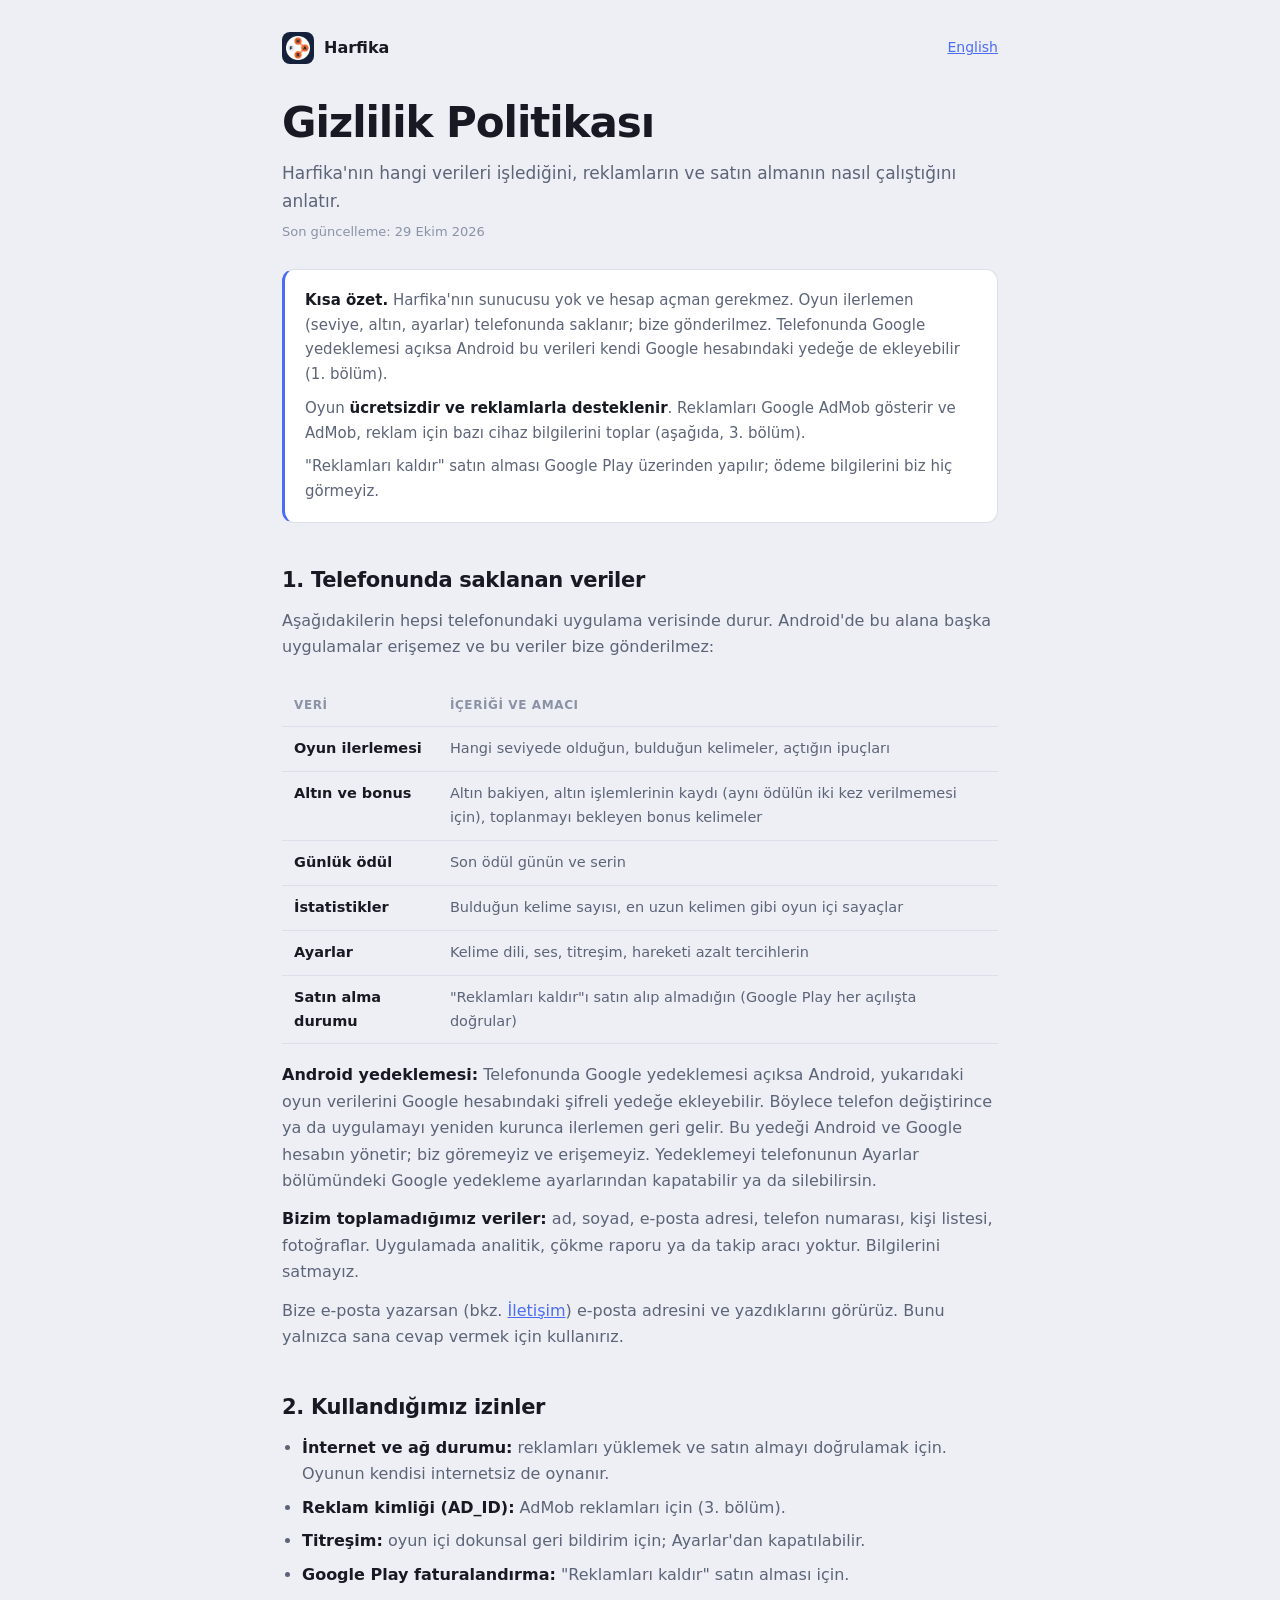
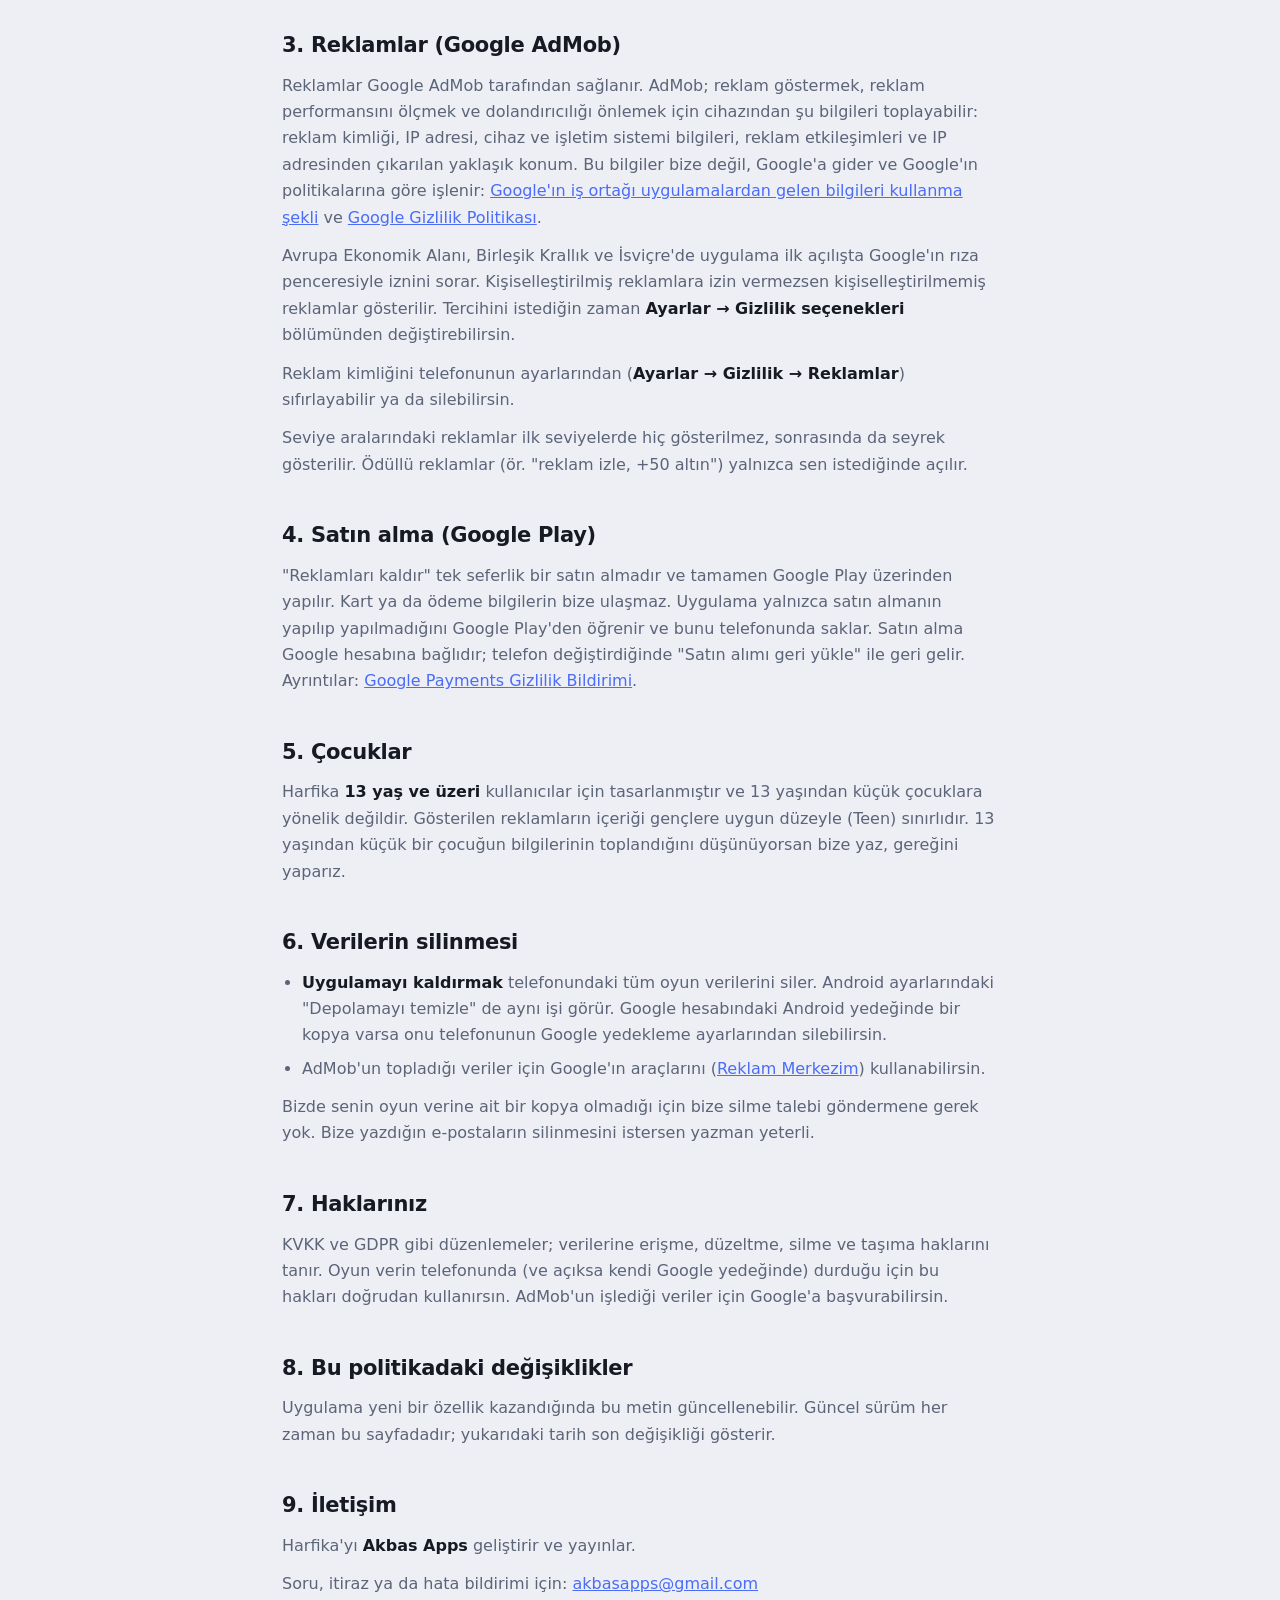
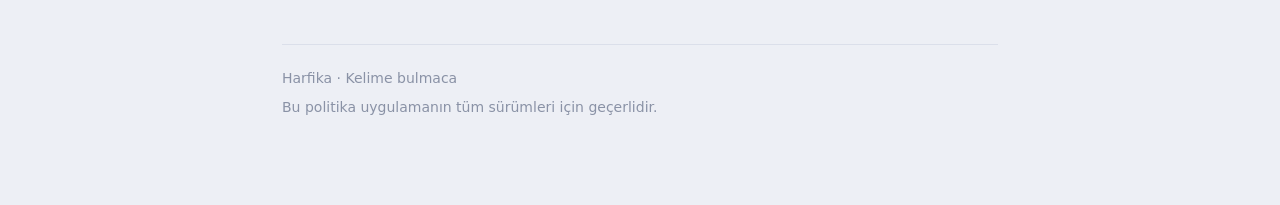
<file: harfika/gizlilik.html>
<!doctype html>
<html lang="tr">
<head>
<meta charset="utf-8">
<meta name="viewport" content="width=device-width, initial-scale=1">
<title>Harfika Gizlilik Politikası</title>
<meta name="description" content="Harfika'nın hangi verileri işlediği, reklamların ve satın almanın nasıl çalıştığı.">
<link rel="icon" href="../harfika-icon.png">
<link rel="alternate" hreflang="en" href="privacy.html">
<link rel="stylesheet" href="../style.css">
</head>
<body>
<div class="wrap">
  <nav class="top">
    <a class="brand" href="../"><img src="../harfika-icon.png" alt="">Harfika</a>
    <a class="lang" href="privacy.html" hreflang="en" lang="en">English</a>
  </nav>

  <header>
    <h1>Gizlilik Politikası</h1>
    <p class="lede">Harfika'nın hangi verileri işlediğini, reklamların ve satın almanın
      nasıl çalıştığını anlatır.</p>
    <p class="updated">Son güncelleme: 29 Ekim 2026</p>

    <div class="summary">
      <p><strong>Kısa özet.</strong> Harfika'nın sunucusu yok ve hesap açman gerekmez.
        Oyun ilerlemen (seviye, altın, ayarlar) telefonunda saklanır; bize gönderilmez.
        Telefonunda Google yedeklemesi açıksa Android bu verileri kendi Google hesabındaki
        yedeğe de ekleyebilir (1. bölüm).</p>
      <p>Oyun <strong>ücretsizdir ve reklamlarla desteklenir</strong>. Reklamları Google AdMob
        gösterir ve AdMob, reklam için bazı cihaz bilgilerini toplar (aşağıda, 3. bölüm).</p>
      <p>"Reklamları kaldır" satın alması Google Play üzerinden yapılır; ödeme bilgilerini
        biz hiç görmeyiz.</p>
    </div>
  </header>

  <h2>1. Telefonunda saklanan veriler</h2>
  <p>Aşağıdakilerin hepsi telefonundaki uygulama verisinde durur. Android'de bu alana başka
    uygulamalar erişemez ve bu veriler bize gönderilmez:</p>

  <div class="tw">
  <table>
    <tr><th>Veri</th><th>İçeriği ve amacı</th></tr>
    <tr><td>Oyun ilerlemesi</td><td>Hangi seviyede olduğun, bulduğun kelimeler, açtığın ipuçları</td></tr>
    <tr><td>Altın ve bonus</td><td>Altın bakiyen, altın işlemlerinin kaydı (aynı ödülün iki kez verilmemesi için), toplanmayı bekleyen bonus kelimeler</td></tr>
    <tr><td>Günlük ödül</td><td>Son ödül günün ve serin</td></tr>
    <tr><td>İstatistikler</td><td>Bulduğun kelime sayısı, en uzun kelimen gibi oyun içi sayaçlar</td></tr>
    <tr><td>Ayarlar</td><td>Kelime dili, ses, titreşim, hareketi azalt tercihlerin</td></tr>
    <tr><td>Satın alma durumu</td><td>"Reklamları kaldır"ı satın alıp almadığın (Google Play her açılışta doğrular)</td></tr>
  </table>
  </div>

  <p><strong>Android yedeklemesi:</strong> Telefonunda Google yedeklemesi açıksa Android,
    yukarıdaki oyun verilerini Google hesabındaki şifreli yedeğe ekleyebilir. Böylece telefon
    değiştirince ya da uygulamayı yeniden kurunca ilerlemen geri gelir. Bu yedeği Android ve
    Google hesabın yönetir; biz göremeyiz ve erişemeyiz. Yedeklemeyi telefonunun Ayarlar
    bölümündeki Google yedekleme ayarlarından kapatabilir ya da silebilirsin.</p>

  <p><strong>Bizim toplamadığımız veriler:</strong> ad, soyad, e-posta adresi, telefon
    numarası, kişi listesi, fotoğraflar. Uygulamada analitik, çökme raporu ya da takip aracı
    yoktur. Bilgilerini satmayız.</p>
  <p>Bize e-posta yazarsan (bkz. <a href="#iletisim">İletişim</a>) e-posta adresini ve
    yazdıklarını görürüz. Bunu yalnızca sana cevap vermek için kullanırız.</p>

  <h2>2. Kullandığımız izinler</h2>
  <ul>
    <li><strong>İnternet ve ağ durumu:</strong> reklamları yüklemek ve satın almayı
      doğrulamak için. Oyunun kendisi internetsiz de oynanır.</li>
    <li><strong>Reklam kimliği (AD_ID):</strong> AdMob reklamları için (3. bölüm).</li>
    <li><strong>Titreşim:</strong> oyun içi dokunsal geri bildirim için; Ayarlar'dan kapatılabilir.</li>
    <li><strong>Google Play faturalandırma:</strong> "Reklamları kaldır" satın alması için.</li>
  </ul>

  <h2>3. Reklamlar (Google AdMob)</h2>
  <p>Reklamlar Google AdMob tarafından sağlanır. AdMob; reklam göstermek, reklam
    performansını ölçmek ve dolandırıcılığı önlemek için cihazından şu bilgileri
    toplayabilir: reklam kimliği, IP adresi, cihaz ve işletim sistemi bilgileri, reklam
    etkileşimleri ve IP adresinden çıkarılan yaklaşık konum. Bu bilgiler bize değil, Google'a
    gider ve Google'ın politikalarına göre işlenir:
    <a href="https://policies.google.com/technologies/partner-sites">Google'ın iş ortağı
    uygulamalardan gelen bilgileri kullanma şekli</a> ve
    <a href="https://policies.google.com/privacy">Google Gizlilik Politikası</a>.</p>
  <p>Avrupa Ekonomik Alanı, Birleşik Krallık ve İsviçre'de uygulama ilk açılışta Google'ın
    rıza penceresiyle iznini sorar. Kişiselleştirilmiş reklamlara izin vermezsen
    kişiselleştirilmemiş reklamlar gösterilir. Tercihini istediğin zaman
    <strong>Ayarlar → Gizlilik seçenekleri</strong> bölümünden değiştirebilirsin.</p>
  <p>Reklam kimliğini telefonunun ayarlarından (<strong>Ayarlar → Gizlilik → Reklamlar</strong>)
    sıfırlayabilir ya da silebilirsin.</p>
  <p>Seviye aralarındaki reklamlar ilk seviyelerde hiç gösterilmez, sonrasında da seyrek
    gösterilir. Ödüllü reklamlar (ör. "reklam izle, +50 altın") yalnızca sen istediğinde açılır.</p>

  <h2>4. Satın alma (Google Play)</h2>
  <p>"Reklamları kaldır" tek seferlik bir satın almadır ve tamamen Google Play üzerinden
    yapılır. Kart ya da ödeme bilgilerin bize ulaşmaz. Uygulama yalnızca satın almanın yapılıp
    yapılmadığını Google Play'den öğrenir ve bunu telefonunda saklar. Satın alma Google
    hesabına bağlıdır; telefon değiştirdiğinde "Satın alımı geri yükle" ile geri gelir.
    Ayrıntılar: <a href="https://payments.google.com/payments/apis-secure/u/0/get_legal_document?ldo=0&amp;ldt=privacynotice">Google Payments Gizlilik Bildirimi</a>.</p>

  <h2>5. Çocuklar</h2>
  <p>Harfika <strong>13 yaş ve üzeri</strong> kullanıcılar için tasarlanmıştır ve 13 yaşından
    küçük çocuklara yönelik değildir. Gösterilen reklamların içeriği gençlere uygun düzeyle
    (Teen) sınırlıdır. 13 yaşından küçük bir çocuğun bilgilerinin toplandığını düşünüyorsan
    bize yaz, gereğini yaparız.</p>

  <h2>6. Verilerin silinmesi</h2>
  <ul>
    <li><strong>Uygulamayı kaldırmak</strong> telefonundaki tüm oyun verilerini siler.
      Android ayarlarındaki "Depolamayı temizle" de aynı işi görür. Google hesabındaki
      Android yedeğinde bir kopya varsa onu telefonunun Google yedekleme ayarlarından
      silebilirsin.</li>
    <li>AdMob'un topladığı veriler için Google'ın araçlarını
      (<a href="https://myadcenter.google.com/">Reklam Merkezim</a>) kullanabilirsin.</li>
  </ul>
  <p>Bizde senin oyun verine ait bir kopya olmadığı için bize silme talebi göndermene gerek
    yok. Bize yazdığın e-postaların silinmesini istersen yazman yeterli.</p>

  <h2>7. Haklarınız</h2>
  <p>KVKK ve GDPR gibi düzenlemeler; verilerine erişme, düzeltme, silme ve taşıma haklarını
    tanır. Oyun verin telefonunda (ve açıksa kendi Google yedeğinde) durduğu için bu hakları
    doğrudan kullanırsın.
    AdMob'un işlediği veriler için Google'a başvurabilirsin.</p>

  <h2>8. Bu politikadaki değişiklikler</h2>
  <p>Uygulama yeni bir özellik kazandığında bu metin güncellenebilir. Güncel sürüm her zaman
    bu sayfadadır; yukarıdaki tarih son değişikliği gösterir.</p>

  <h2 id="iletisim">9. İletişim</h2>
  <p>Harfika'yı <strong>Akbas Apps</strong> geliştirir ve yayınlar.</p>
  <p>Soru, itiraz ya da hata bildirimi için:
    <a href="mailto:akbasapps@gmail.com">akbasapps@gmail.com</a></p>

  <footer>
    <p>Harfika · Kelime bulmaca</p>
    <p>Bu politika uygulamanın tüm sürümleri için geçerlidir.</p>
  </footer>
</div>
</body>
</html>
</file>
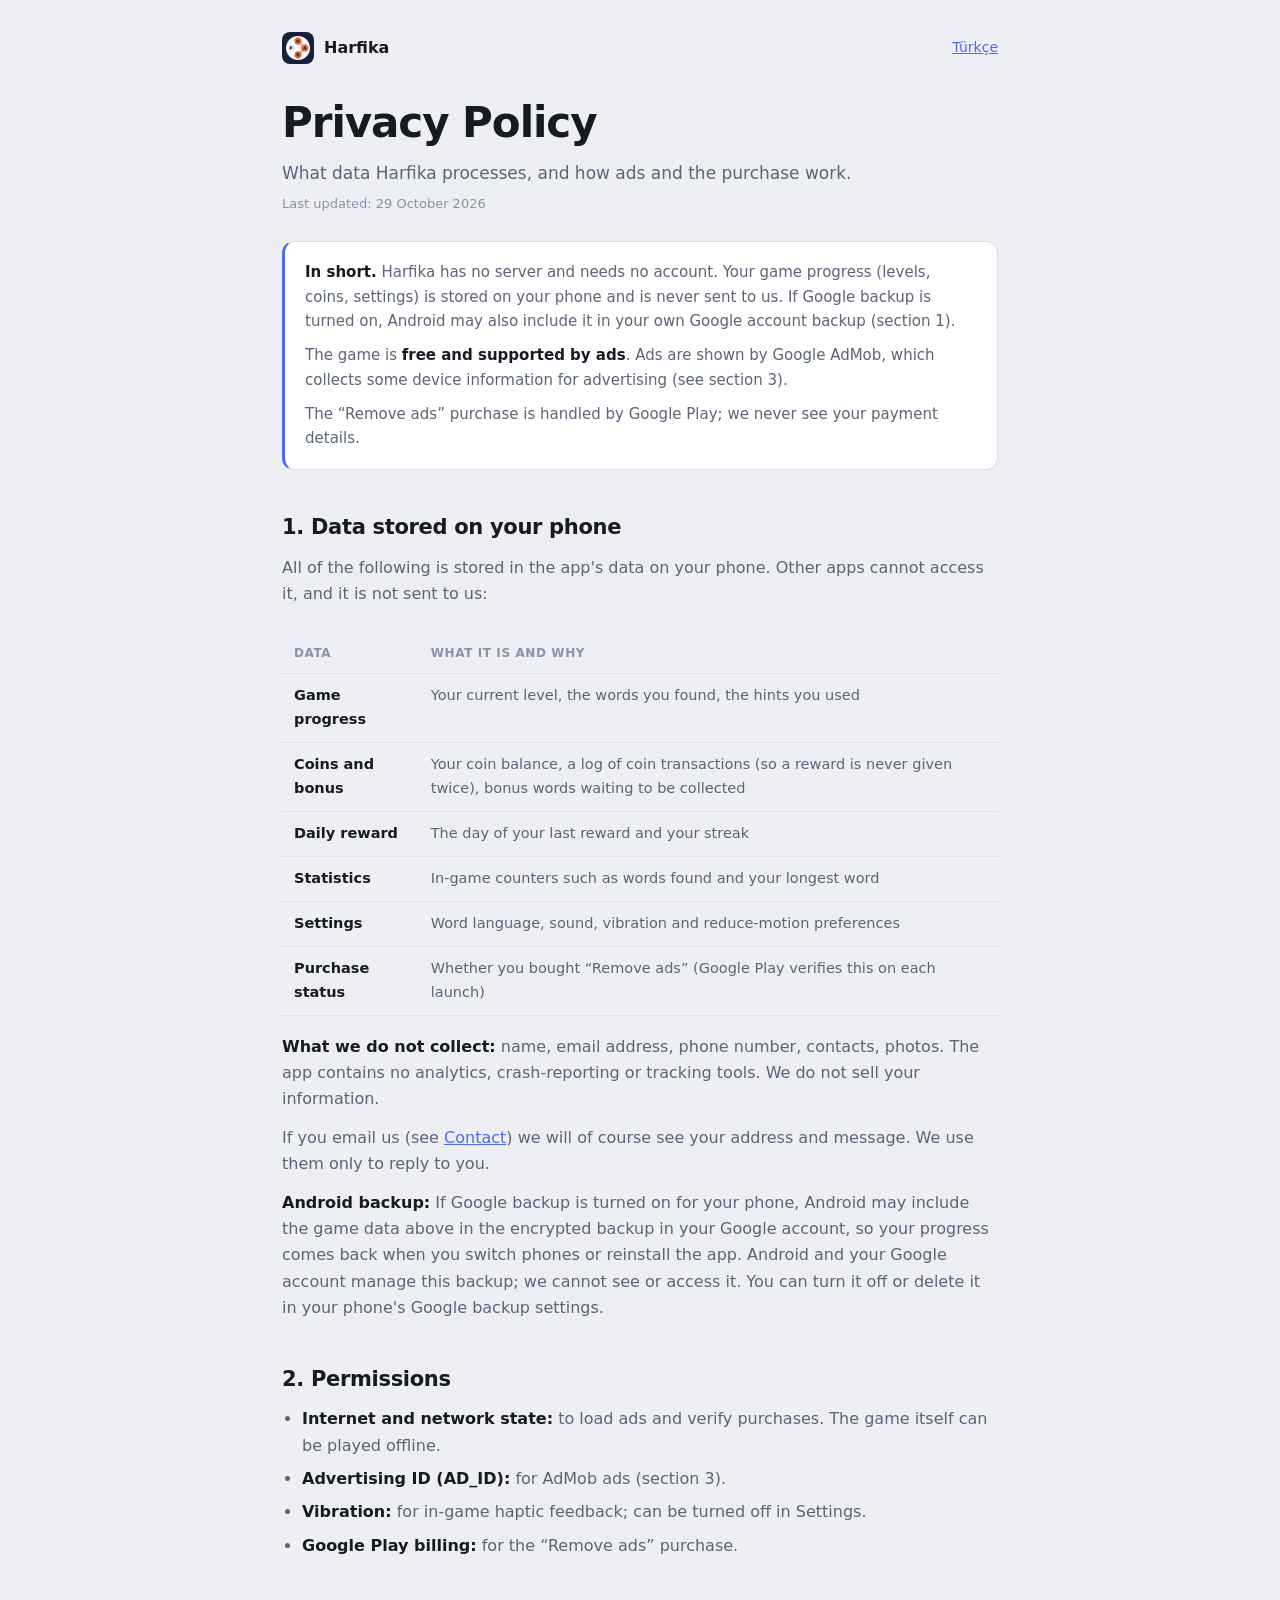
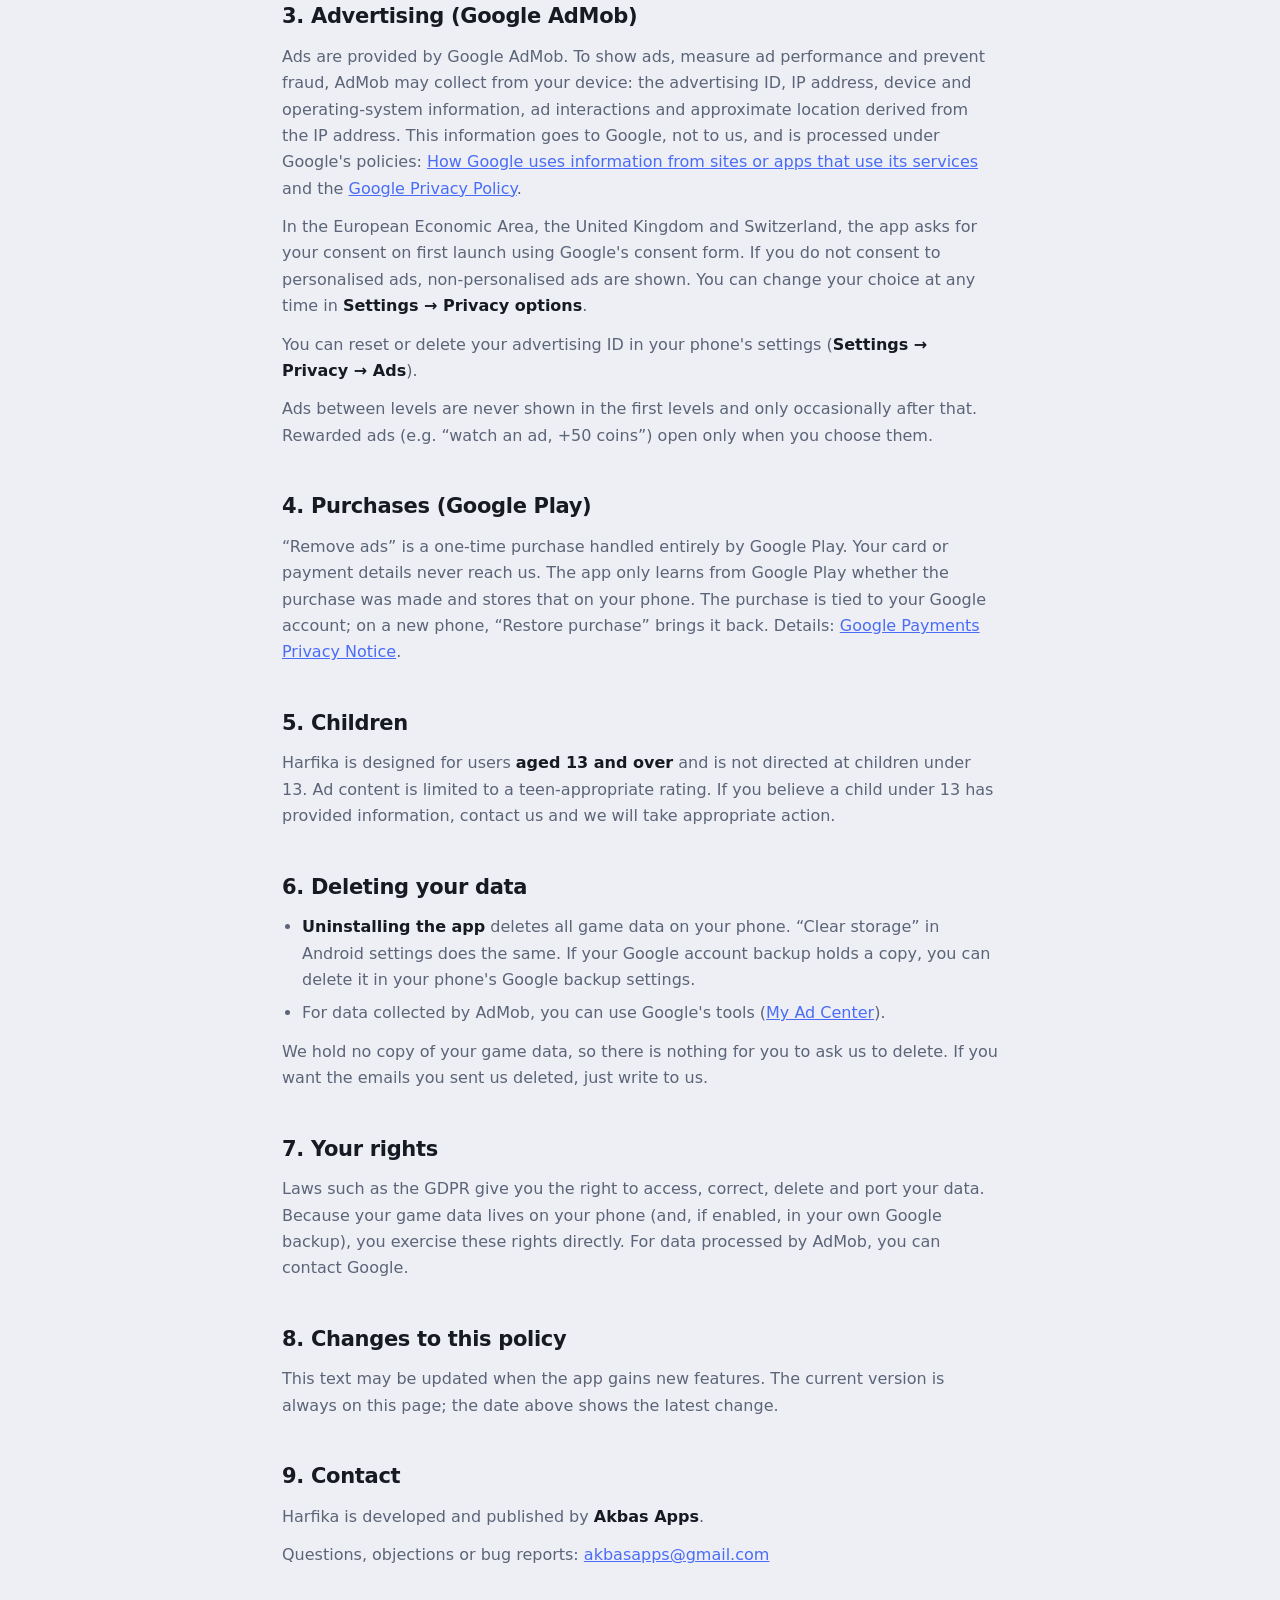
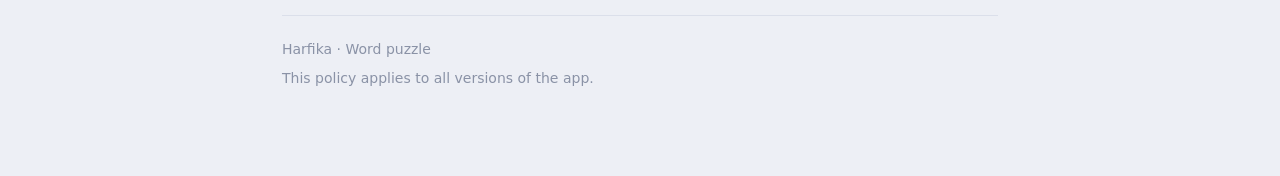
<file: harfika/privacy.html>
<!doctype html>
<html lang="en">
<head>
<meta charset="utf-8">
<meta name="viewport" content="width=device-width, initial-scale=1">
<title>Harfika Privacy Policy</title>
<meta name="description" content="What data Harfika processes, and how ads and the purchase work.">
<link rel="icon" href="../harfika-icon.png">
<link rel="alternate" hreflang="tr" href="gizlilik.html">
<link rel="stylesheet" href="../style.css">
</head>
<body>
<div class="wrap">
  <nav class="top">
    <a class="brand" href="../"><img src="../harfika-icon.png" alt="">Harfika</a>
    <a class="lang" href="gizlilik.html" hreflang="tr" lang="tr">Türkçe</a>
  </nav>

  <header>
    <h1>Privacy Policy</h1>
    <p class="lede">What data Harfika processes, and how ads and the purchase work.</p>
    <p class="updated">Last updated: 29 October 2026</p>

    <div class="summary">
      <p><strong>In short.</strong> Harfika has no server and needs no account. Your game
        progress (levels, coins, settings) is stored on your phone and is never sent to us. If Google
        backup is turned on, Android may also include it in your own Google account backup (section 1).</p>
      <p>The game is <strong>free and supported by ads</strong>. Ads are shown by Google AdMob,
        which collects some device information for advertising (see section 3).</p>
      <p>The “Remove ads” purchase is handled by Google Play; we never see your payment details.</p>
    </div>
  </header>

  <h2>1. Data stored on your phone</h2>
  <p>All of the following is stored in the app's data on your phone. Other apps cannot access
    it, and it is not sent to us:</p>

  <div class="tw">
  <table>
    <tr><th>Data</th><th>What it is and why</th></tr>
    <tr><td>Game progress</td><td>Your current level, the words you found, the hints you used</td></tr>
    <tr><td>Coins and bonus</td><td>Your coin balance, a log of coin transactions (so a reward is never given twice), bonus words waiting to be collected</td></tr>
    <tr><td>Daily reward</td><td>The day of your last reward and your streak</td></tr>
    <tr><td>Statistics</td><td>In-game counters such as words found and your longest word</td></tr>
    <tr><td>Settings</td><td>Word language, sound, vibration and reduce-motion preferences</td></tr>
    <tr><td>Purchase status</td><td>Whether you bought “Remove ads” (Google Play verifies this on each launch)</td></tr>
  </table>
  </div>

  <p><strong>What we do not collect:</strong> name, email address, phone number, contacts,
    photos. The app contains no analytics, crash-reporting or tracking tools. We do not sell
    your information.</p>
  <p>If you email us (see <a href="#contact">Contact</a>) we will of course see your address
    and message. We use them only to reply to you.</p>

  <p><strong>Android backup:</strong> If Google backup is turned on for your phone, Android may
    include the game data above in the encrypted backup in your Google account, so your progress
    comes back when you switch phones or reinstall the app. Android and your Google account manage
    this backup; we cannot see or access it. You can turn it off or delete it in your phone's Google
    backup settings.</p>

  <h2>2. Permissions</h2>
  <ul>
    <li><strong>Internet and network state:</strong> to load ads and verify purchases. The game
      itself can be played offline.</li>
    <li><strong>Advertising ID (AD_ID):</strong> for AdMob ads (section 3).</li>
    <li><strong>Vibration:</strong> for in-game haptic feedback; can be turned off in Settings.</li>
    <li><strong>Google Play billing:</strong> for the “Remove ads” purchase.</li>
  </ul>

  <h2>3. Advertising (Google AdMob)</h2>
  <p>Ads are provided by Google AdMob. To show ads, measure ad performance and prevent fraud,
    AdMob may collect from your device: the advertising ID, IP address, device and
    operating-system information, ad interactions and approximate location derived from the IP
    address. This information goes to Google, not to us, and is processed under Google's
    policies: <a href="https://policies.google.com/technologies/partner-sites">How Google uses
    information from sites or apps that use its services</a> and the
    <a href="https://policies.google.com/privacy">Google Privacy Policy</a>.</p>
  <p>In the European Economic Area, the United Kingdom and Switzerland, the app asks for your
    consent on first launch using Google's consent form. If you do not consent to personalised
    ads, non-personalised ads are shown. You can change your choice at any time in
    <strong>Settings → Privacy options</strong>.</p>
  <p>You can reset or delete your advertising ID in your phone's settings
    (<strong>Settings → Privacy → Ads</strong>).</p>
  <p>Ads between levels are never shown in the first levels and only occasionally after that.
    Rewarded ads (e.g. “watch an ad, +50 coins”) open only when you choose them.</p>

  <h2>4. Purchases (Google Play)</h2>
  <p>“Remove ads” is a one-time purchase handled entirely by Google Play. Your card or payment
    details never reach us. The app only learns from Google Play whether the purchase was made
    and stores that on your phone. The purchase is tied to your Google account; on a new phone,
    “Restore purchase” brings it back. Details:
    <a href="https://payments.google.com/payments/apis-secure/u/0/get_legal_document?ldo=0&amp;ldt=privacynotice">Google Payments Privacy Notice</a>.</p>

  <h2>5. Children</h2>
  <p>Harfika is designed for users <strong>aged 13 and over</strong> and is not directed at
    children under 13. Ad content is limited to a teen-appropriate rating. If you believe a
    child under 13 has provided information, contact us and we will take appropriate action.</p>

  <h2>6. Deleting your data</h2>
  <ul>
    <li><strong>Uninstalling the app</strong> deletes all game data on your phone. “Clear
      storage” in Android settings does the same. If your Google account backup holds a copy, you
      can delete it in your phone's Google backup settings.</li>
    <li>For data collected by AdMob, you can use Google's tools
      (<a href="https://myadcenter.google.com/">My Ad Center</a>).</li>
  </ul>
  <p>We hold no copy of your game data, so there is nothing for you to ask us to delete. If you
    want the emails you sent us deleted, just write to us.</p>

  <h2>7. Your rights</h2>
  <p>Laws such as the GDPR give you the right to access, correct, delete and port your data.
    Because your game data lives on your phone (and, if enabled, in your own Google backup), you
    exercise these rights directly. For
    data processed by AdMob, you can contact Google.</p>

  <h2>8. Changes to this policy</h2>
  <p>This text may be updated when the app gains new features. The current version is always
    on this page; the date above shows the latest change.</p>

  <h2 id="contact">9. Contact</h2>
  <p>Harfika is developed and published by <strong>Akbas Apps</strong>.</p>
  <p>Questions, objections or bug reports:
    <a href="mailto:akbasapps@gmail.com">akbasapps@gmail.com</a></p>

  <footer>
    <p>Harfika · Word puzzle</p>
    <p>This policy applies to all versions of the app.</p>
  </footer>
</div>
</body>
</html>
</file>
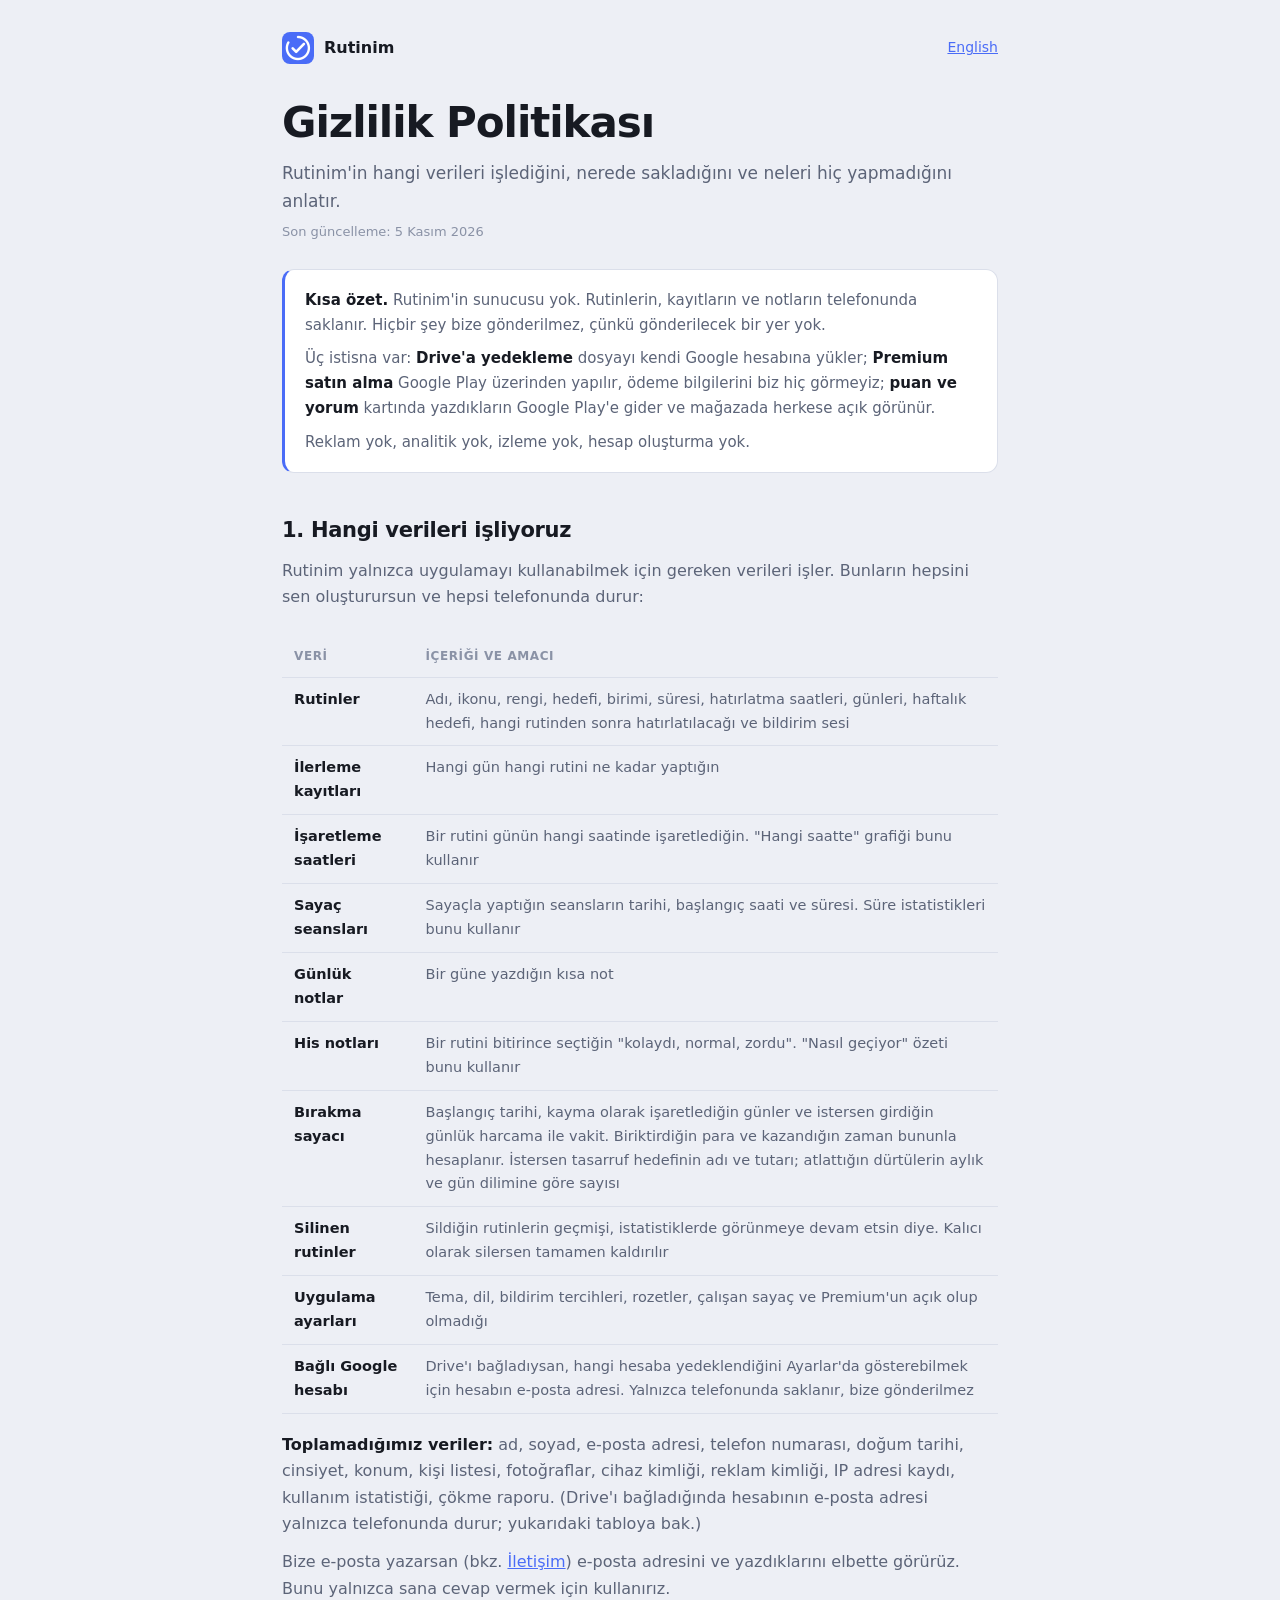
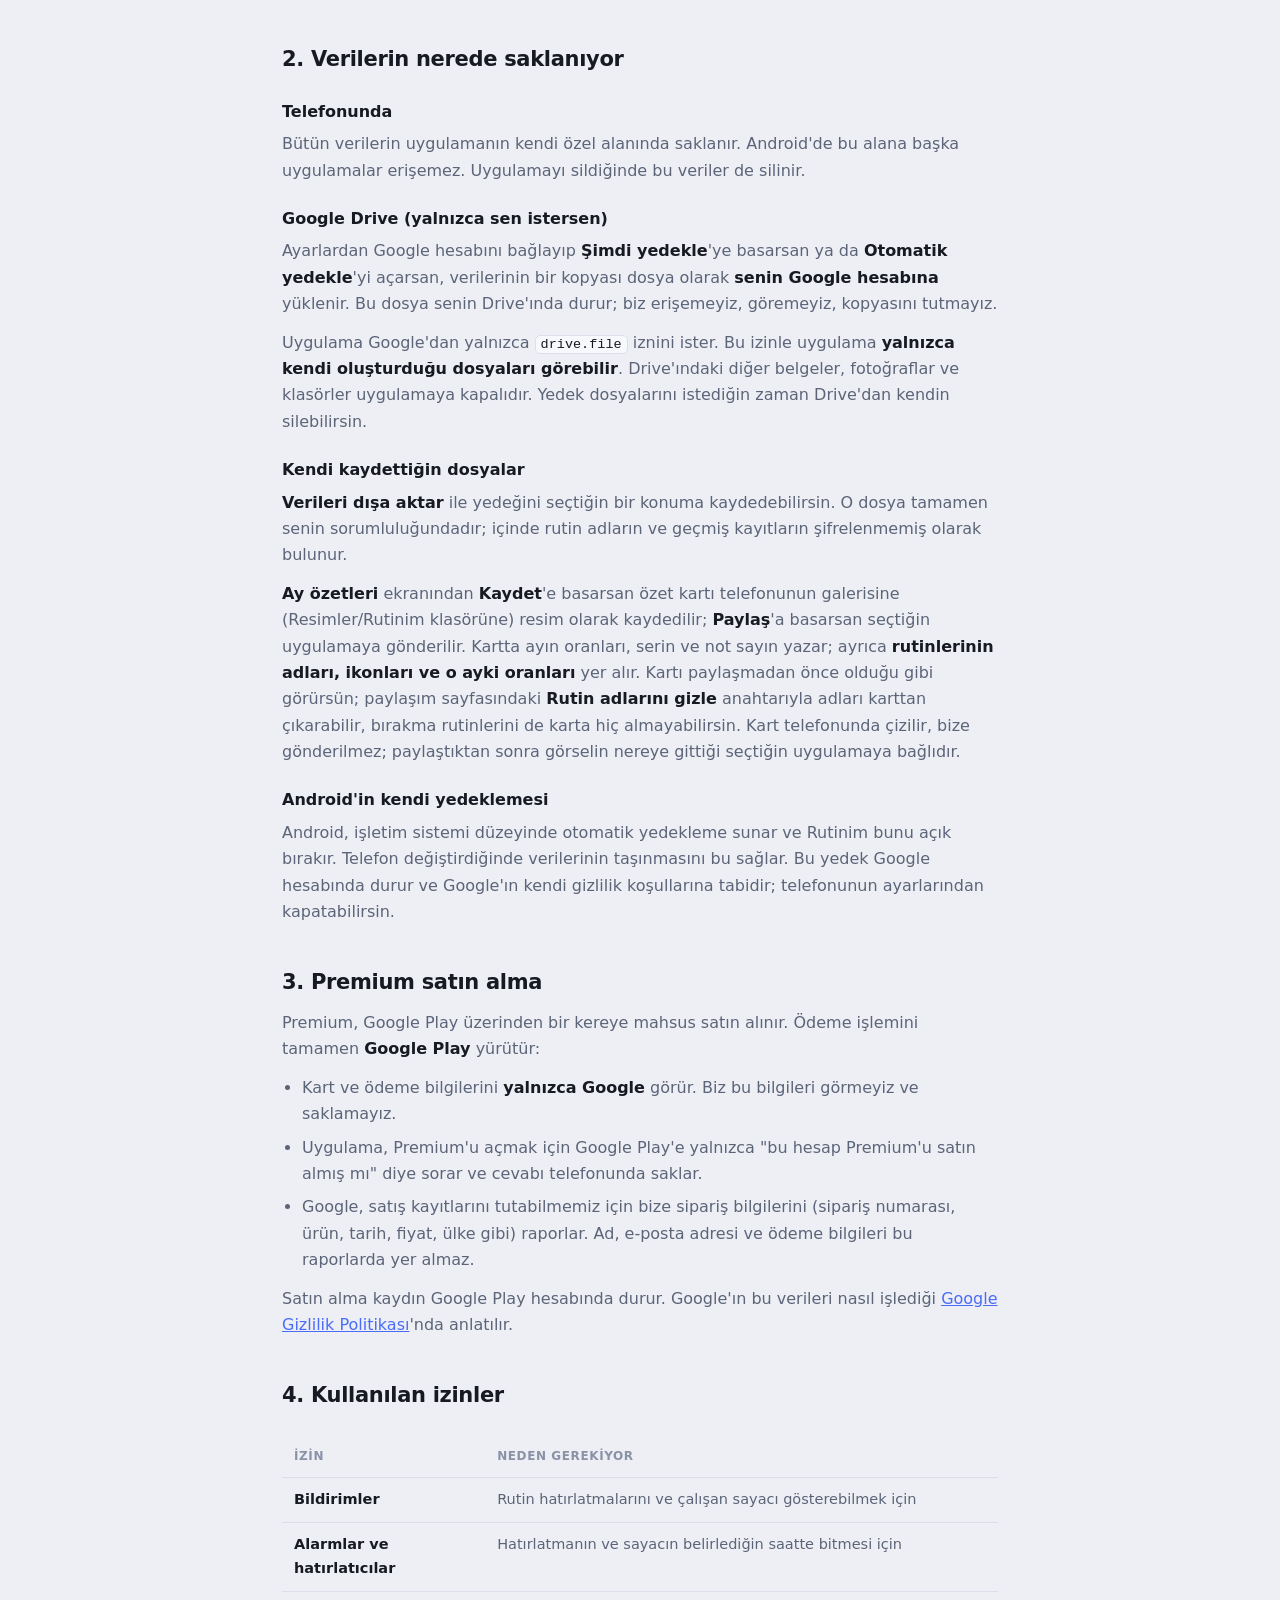
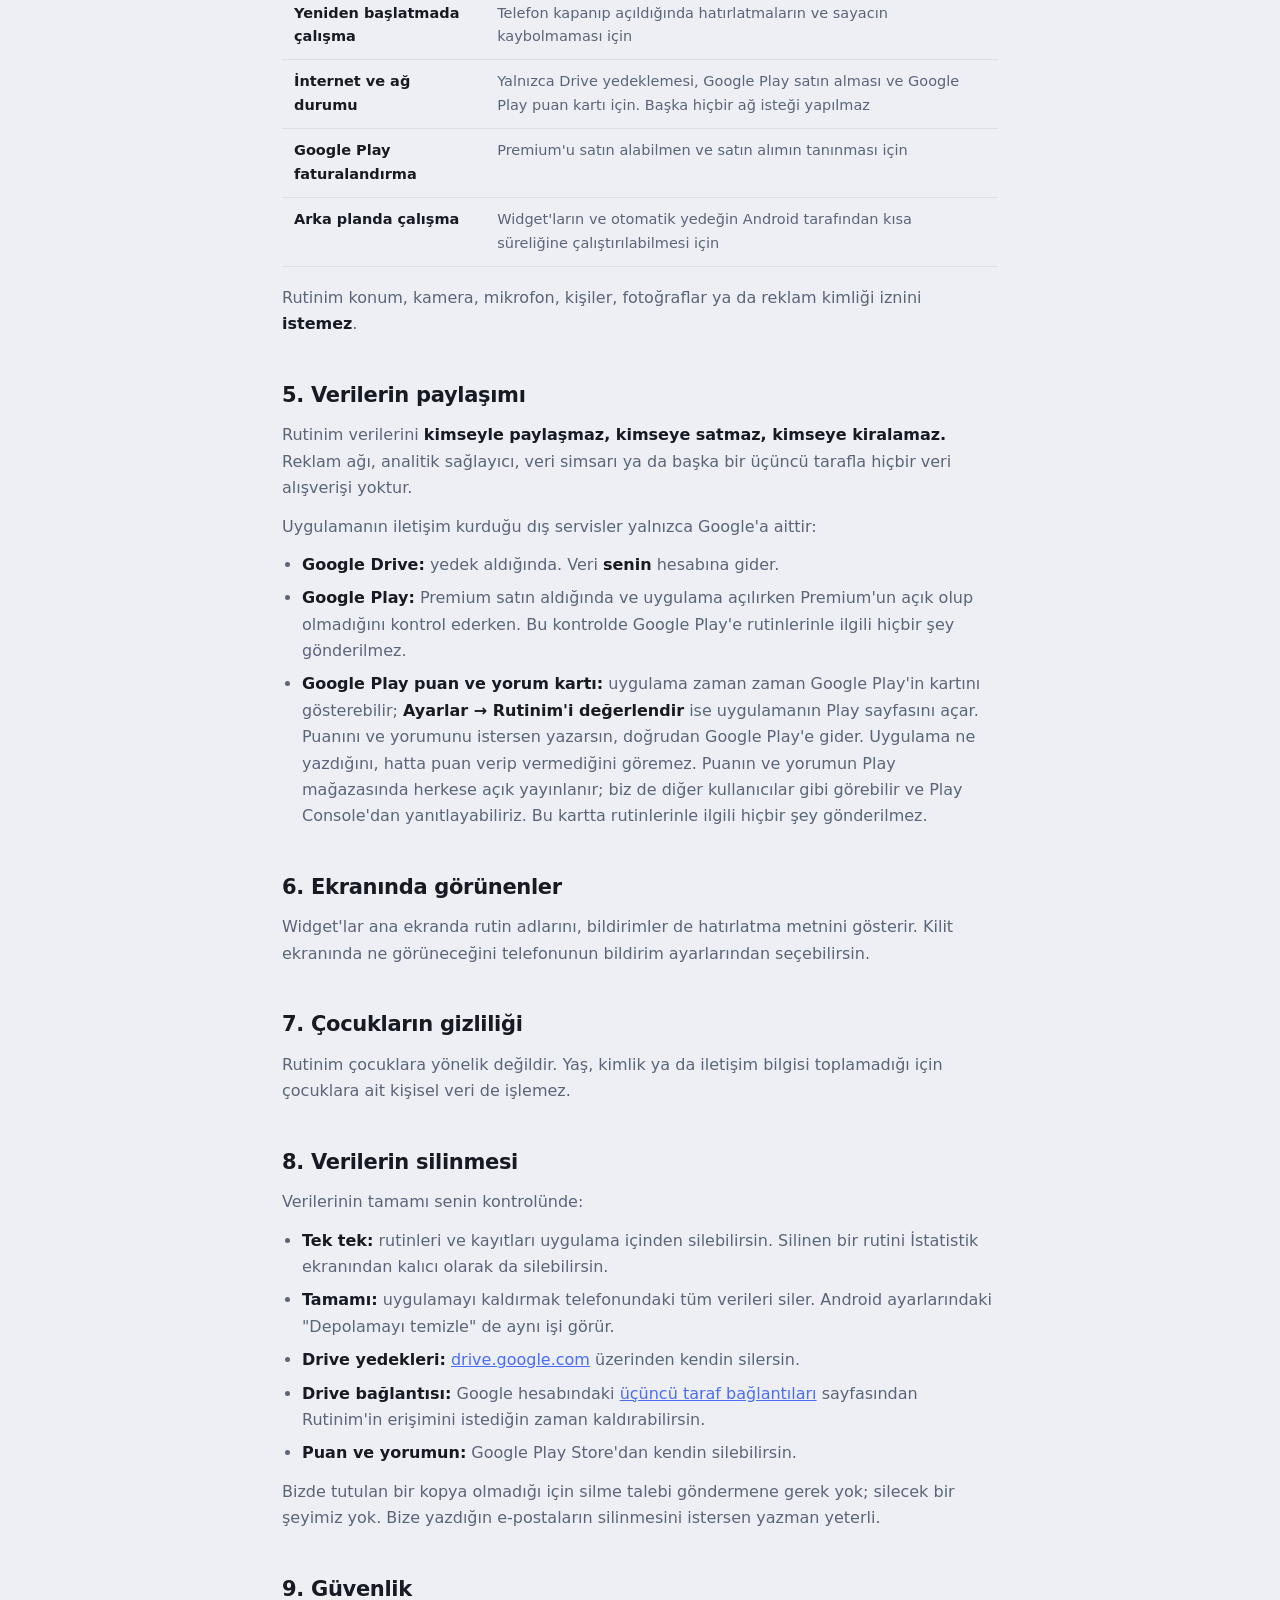
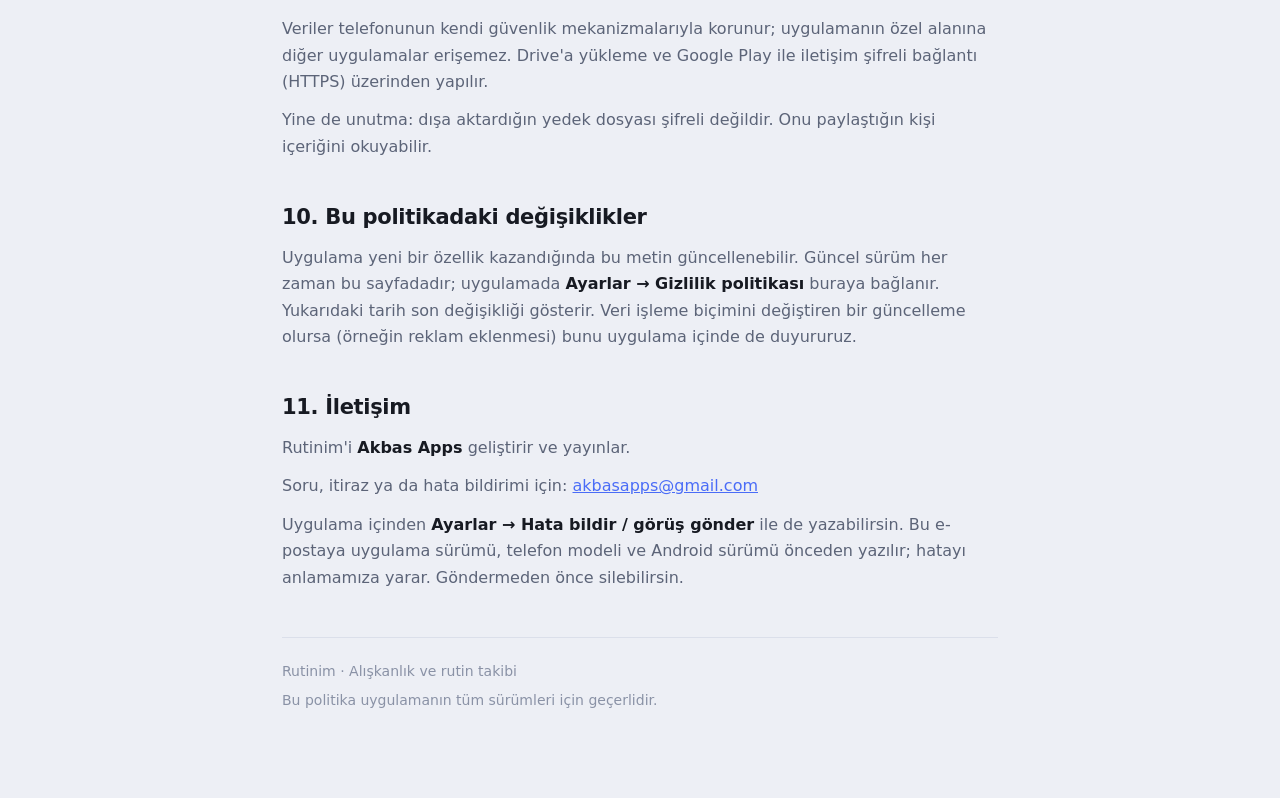
<file: rutinim/gizlilik.html>
<!doctype html>
<html lang="tr">
<head>
<meta charset="utf-8">
<meta name="viewport" content="width=device-width, initial-scale=1">
<title>Rutinim Gizlilik Politikası</title>
<meta name="description" content="Rutinim'in hangi verileri işlediği, nerede sakladığı ve neleri hiç yapmadığı.">
<link rel="icon" href="../icon.png">
<link rel="alternate" hreflang="en" href="privacy.html">
<link rel="stylesheet" href="../style.css">
</head>
<body>
<div class="wrap">
  <nav class="top">
    <a class="brand" href="../"><img src="../icon.png" alt="">Rutinim</a>
    <a class="lang" href="privacy.html" hreflang="en" lang="en">English</a>
  </nav>

  <header>
    <h1>Gizlilik Politikası</h1>
    <p class="lede">Rutinim'in hangi verileri işlediğini, nerede sakladığını ve neleri
      hiç yapmadığını anlatır.</p>
    <p class="updated">Son güncelleme: 5 Kasım 2026</p>

    <div class="summary">
      <p><strong>Kısa özet.</strong> Rutinim'in sunucusu yok. Rutinlerin, kayıtların ve
        notların telefonunda saklanır. Hiçbir şey bize gönderilmez, çünkü gönderilecek bir
        yer yok.</p>
      <p>Üç istisna var: <strong>Drive'a yedekleme</strong>
        dosyayı kendi Google hesabına yükler; <strong>Premium satın alma</strong> Google
        Play üzerinden yapılır, ödeme bilgilerini biz hiç görmeyiz; <strong>puan ve yorum</strong>
        kartında yazdıkların Google Play'e gider ve mağazada herkese açık görünür.</p>
      <p>Reklam yok, analitik yok, izleme yok, hesap oluşturma yok.</p>
    </div>
  </header>

  <h2>1. Hangi verileri işliyoruz</h2>
  <p>Rutinim yalnızca uygulamayı kullanabilmek için gereken verileri işler. Bunların
    hepsini sen oluşturursun ve hepsi telefonunda durur:</p>

  <div class="tw">
  <table>
    <tr><th>Veri</th><th>İçeriği ve amacı</th></tr>
    <tr><td>Rutinler</td><td>Adı, ikonu, rengi, hedefi, birimi, süresi, hatırlatma saatleri, günleri, haftalık hedefi, hangi rutinden sonra hatırlatılacağı ve bildirim sesi</td></tr>
    <tr><td>İlerleme kayıtları</td><td>Hangi gün hangi rutini ne kadar yaptığın</td></tr>
    <tr><td>İşaretleme saatleri</td><td>Bir rutini günün hangi saatinde işaretlediğin. "Hangi saatte" grafiği bunu kullanır</td></tr>
    <tr><td>Sayaç seansları</td><td>Sayaçla yaptığın seansların tarihi, başlangıç saati ve süresi. Süre istatistikleri bunu kullanır</td></tr>
    <tr><td>Günlük notlar</td><td>Bir güne yazdığın kısa not</td></tr>
    <tr><td>His notları</td><td>Bir rutini bitirince seçtiğin "kolaydı, normal, zordu". "Nasıl geçiyor" özeti bunu kullanır</td></tr>
    <tr><td>Bırakma sayacı</td><td>Başlangıç tarihi, kayma olarak işaretlediğin günler ve istersen girdiğin günlük harcama ile vakit. Biriktirdiğin para ve kazandığın zaman bununla hesaplanır. İstersen tasarruf hedefinin adı ve tutarı; atlattığın dürtülerin aylık ve gün dilimine göre sayısı</td></tr>
    <tr><td>Silinen rutinler</td><td>Sildiğin rutinlerin geçmişi, istatistiklerde görünmeye devam etsin diye. Kalıcı olarak silersen tamamen kaldırılır</td></tr>
    <tr><td>Uygulama ayarları</td><td>Tema, dil, bildirim tercihleri, rozetler, çalışan sayaç ve Premium'un açık olup olmadığı</td></tr>
    <tr><td>Bağlı Google hesabı</td><td>Drive'ı bağladıysan, hangi hesaba yedeklendiğini Ayarlar'da gösterebilmek için hesabın e-posta adresi. Yalnızca telefonunda saklanır, bize gönderilmez</td></tr>
  </table>
  </div>

  <p><strong>Toplamadığımız veriler:</strong> ad, soyad, e-posta adresi, telefon numarası,
    doğum tarihi, cinsiyet, konum, kişi listesi, fotoğraflar, cihaz kimliği, reklam kimliği,
    IP adresi kaydı, kullanım istatistiği, çökme raporu. (Drive'ı bağladığında hesabının e-posta adresi
    yalnızca telefonunda durur; yukarıdaki tabloya bak.)</p>
  <p>Bize e-posta yazarsan (bkz. <a href="#iletisim">İletişim</a>) e-posta adresini ve
    yazdıklarını elbette görürüz. Bunu yalnızca sana cevap vermek için kullanırız.</p>

  <h2>2. Verilerin nerede saklanıyor</h2>

  <h3>Telefonunda</h3>
  <p>Bütün verilerin uygulamanın kendi özel alanında saklanır. Android'de bu alana başka
    uygulamalar erişemez. Uygulamayı sildiğinde bu veriler de silinir.</p>

  <h3>Google Drive (yalnızca sen istersen)</h3>
  <p>Ayarlardan Google hesabını bağlayıp <strong>Şimdi yedekle</strong>'ye basarsan ya da
    <strong>Otomatik yedekle</strong>'yi açarsan, verilerinin bir kopyası dosya olarak <strong>senin Google hesabına</strong>
    yüklenir. Bu dosya senin Drive'ında durur; biz erişemeyiz, göremeyiz, kopyasını
    tutmayız.</p>
  <p>Uygulama Google'dan yalnızca <code>drive.file</code> iznini ister. Bu izinle uygulama
    <strong>yalnızca kendi oluşturduğu dosyaları görebilir</strong>. Drive'ındaki diğer
    belgeler, fotoğraflar ve klasörler uygulamaya kapalıdır. Yedek dosyalarını istediğin
    zaman Drive'dan kendin silebilirsin.</p>

  <h3>Kendi kaydettiğin dosyalar</h3>
  <p><strong>Verileri dışa aktar</strong> ile yedeğini seçtiğin bir konuma kaydedebilirsin. O dosya
    tamamen senin sorumluluğundadır; içinde rutin adların ve geçmiş kayıtların şifrelenmemiş
    olarak bulunur.</p>
  <p><strong>Ay özetleri</strong> ekranından <strong>Kaydet</strong>'e basarsan özet kartı telefonunun
    galerisine (Resimler/Rutinim klasörüne) resim olarak kaydedilir; <strong>Paylaş</strong>'a basarsan
    seçtiğin uygulamaya gönderilir. Kartta ayın oranları, serin ve not sayın yazar; ayrıca
    <strong>rutinlerinin adları, ikonları ve o ayki oranları</strong> yer alır. Kartı paylaşmadan önce
    olduğu gibi görürsün; paylaşım sayfasındaki <strong>Rutin adlarını gizle</strong> anahtarıyla adları
    karttan çıkarabilir, bırakma rutinlerini de karta hiç almayabilirsin. Kart telefonunda çizilir,
    bize gönderilmez; paylaştıktan sonra görselin nereye gittiği seçtiğin uygulamaya bağlıdır.</p>

  <h3>Android'in kendi yedeklemesi</h3>
  <p>Android, işletim sistemi düzeyinde otomatik yedekleme sunar ve Rutinim bunu açık
    bırakır. Telefon değiştirdiğinde verilerinin taşınmasını bu sağlar. Bu yedek Google
    hesabında durur ve Google'ın kendi gizlilik koşullarına tabidir; telefonunun
    ayarlarından kapatabilirsin.</p>

  <h2>3. Premium satın alma</h2>
  <p>Premium, Google Play üzerinden bir kereye mahsus satın alınır. Ödeme işlemini
    tamamen <strong>Google Play</strong> yürütür:</p>
  <ul>
    <li>Kart ve ödeme bilgilerini <strong>yalnızca Google</strong> görür. Biz bu bilgileri
      görmeyiz ve saklamayız.</li>
    <li>Uygulama, Premium'u açmak için Google Play'e yalnızca "bu hesap Premium'u satın
      almış mı" diye sorar ve cevabı telefonunda saklar.</li>
    <li>Google, satış kayıtlarını tutabilmemiz için bize sipariş bilgilerini (sipariş
      numarası, ürün, tarih, fiyat, ülke gibi) raporlar. Ad, e-posta adresi ve ödeme
      bilgileri bu raporlarda yer almaz.</li>
  </ul>
  <p>Satın alma kaydın Google Play hesabında durur. Google'ın bu verileri nasıl işlediği
    <a href="https://policies.google.com/privacy?hl=tr">Google Gizlilik Politikası</a>'nda
    anlatılır.</p>

  <h2>4. Kullanılan izinler</h2>
  <div class="tw">
  <table>
    <tr><th>İzin</th><th>Neden gerekiyor</th></tr>
    <tr><td>Bildirimler</td><td>Rutin hatırlatmalarını ve çalışan sayacı gösterebilmek için</td></tr>
    <tr><td>Alarmlar ve hatırlatıcılar</td><td>Hatırlatmanın ve sayacın belirlediğin saatte bitmesi için</td></tr>
    <tr><td>Yeniden başlatmada çalışma</td><td>Telefon kapanıp açıldığında hatırlatmaların ve sayacın kaybolmaması için</td></tr>
    <tr><td>İnternet ve ağ durumu</td><td>Yalnızca Drive yedeklemesi, Google Play satın alması ve Google Play puan kartı için. Başka hiçbir ağ isteği yapılmaz</td></tr>
    <tr><td>Google Play faturalandırma</td><td>Premium'u satın alabilmen ve satın alımın tanınması için</td></tr>
    <tr><td>Arka planda çalışma</td><td>Widget'ların ve otomatik yedeğin Android tarafından kısa süreliğine çalıştırılabilmesi için</td></tr>
  </table>
  </div>
  <p>Rutinim konum, kamera, mikrofon, kişiler, fotoğraflar ya da reklam kimliği iznini
    <strong>istemez</strong>.</p>

  <h2>5. Verilerin paylaşımı</h2>
  <p>Rutinim verilerini <strong>kimseyle paylaşmaz, kimseye satmaz, kimseye kiralamaz.</strong>
    Reklam ağı, analitik sağlayıcı, veri simsarı ya da başka bir üçüncü tarafla hiçbir veri
    alışverişi yoktur.</p>
  <p>Uygulamanın iletişim kurduğu dış servisler yalnızca Google'a aittir:</p>
  <ul>
    <li><strong>Google Drive:</strong> yedek aldığında. Veri <strong>senin</strong> hesabına gider.</li>
    <li><strong>Google Play:</strong> Premium satın aldığında ve uygulama açılırken Premium'un
      açık olup olmadığını kontrol ederken. Bu kontrolde Google Play'e rutinlerinle ilgili
      hiçbir şey gönderilmez.</li>
    <li><strong>Google Play puan ve yorum kartı:</strong> uygulama zaman zaman Google Play'in kartını
      gösterebilir; <strong>Ayarlar → Rutinim'i değerlendir</strong> ise uygulamanın Play
      sayfasını açar. Puanını ve yorumunu istersen yazarsın, doğrudan Google Play'e gider.
      Uygulama ne yazdığını, hatta puan verip vermediğini göremez. Puanın ve yorumun Play
      mağazasında herkese açık yayınlanır; biz de diğer kullanıcılar gibi görebilir ve Play Console'dan
      yanıtlayabiliriz. Bu kartta rutinlerinle ilgili hiçbir şey gönderilmez.</li>
  </ul>

  <h2>6. Ekranında görünenler</h2>
  <p>Widget'lar ana ekranda rutin adlarını, bildirimler de hatırlatma metnini gösterir.
    Kilit ekranında ne görüneceğini telefonunun bildirim ayarlarından seçebilirsin.</p>

  <h2>7. Çocukların gizliliği</h2>
  <p>Rutinim çocuklara yönelik değildir. Yaş, kimlik ya da iletişim bilgisi toplamadığı için
    çocuklara ait kişisel veri de işlemez.</p>

  <h2>8. Verilerin silinmesi</h2>
  <p>Verilerinin tamamı senin kontrolünde:</p>
  <ul>
    <li><strong>Tek tek:</strong> rutinleri ve kayıtları uygulama içinden silebilirsin.
      Silinen bir rutini İstatistik ekranından kalıcı olarak da silebilirsin.</li>
    <li><strong>Tamamı:</strong> uygulamayı kaldırmak telefonundaki tüm verileri siler.
      Android ayarlarındaki "Depolamayı temizle" de aynı işi görür.</li>
    <li><strong>Drive yedekleri:</strong> <a href="https://drive.google.com">drive.google.com</a>
      üzerinden kendin silersin.</li>
    <li><strong>Drive bağlantısı:</strong> Google hesabındaki
      <a href="https://myaccount.google.com/connections">üçüncü taraf bağlantıları</a>
      sayfasından Rutinim'in erişimini istediğin zaman kaldırabilirsin.</li>
    <li><strong>Puan ve yorumun:</strong> Google Play Store'dan kendin silebilirsin.</li>
  </ul>
  <p>Bizde tutulan bir kopya olmadığı için silme talebi göndermene gerek yok; silecek bir
    şeyimiz yok. Bize yazdığın e-postaların silinmesini istersen yazman yeterli.</p>

  <h2>9. Güvenlik</h2>
  <p>Veriler telefonunun kendi güvenlik mekanizmalarıyla korunur; uygulamanın özel alanına
    diğer uygulamalar erişemez. Drive'a yükleme ve Google Play ile iletişim şifreli
    bağlantı (HTTPS) üzerinden yapılır.</p>
  <p>Yine de unutma: dışa aktardığın yedek dosyası şifreli değildir. Onu paylaştığın kişi
    içeriğini okuyabilir.</p>

  <h2>10. Bu politikadaki değişiklikler</h2>
  <p>Uygulama yeni bir özellik kazandığında bu metin güncellenebilir. Güncel sürüm her zaman
    bu sayfadadır; uygulamada <strong>Ayarlar → Gizlilik politikası</strong> buraya
    bağlanır. Yukarıdaki tarih son değişikliği gösterir. Veri işleme biçimini değiştiren
    bir güncelleme olursa (örneğin reklam eklenmesi) bunu uygulama içinde de duyururuz.</p>

  <h2 id="iletisim">11. İletişim</h2>
  <p>Rutinim'i <strong>Akbas Apps</strong> geliştirir ve yayınlar.</p>
  <p>Soru, itiraz ya da hata bildirimi için:
    <a href="mailto:akbasapps@gmail.com">akbasapps@gmail.com</a></p>
  <p>Uygulama içinden <strong>Ayarlar → Hata bildir / görüş gönder</strong> ile de
    yazabilirsin. Bu e-postaya uygulama sürümü, telefon modeli ve Android sürümü önceden
    yazılır; hatayı anlamamıza yarar. Göndermeden önce silebilirsin.</p>

  <footer>
    <p>Rutinim · Alışkanlık ve rutin takibi</p>
    <p>Bu politika uygulamanın tüm sürümleri için geçerlidir.</p>
  </footer>
</div>
</body>
</html>
</file>
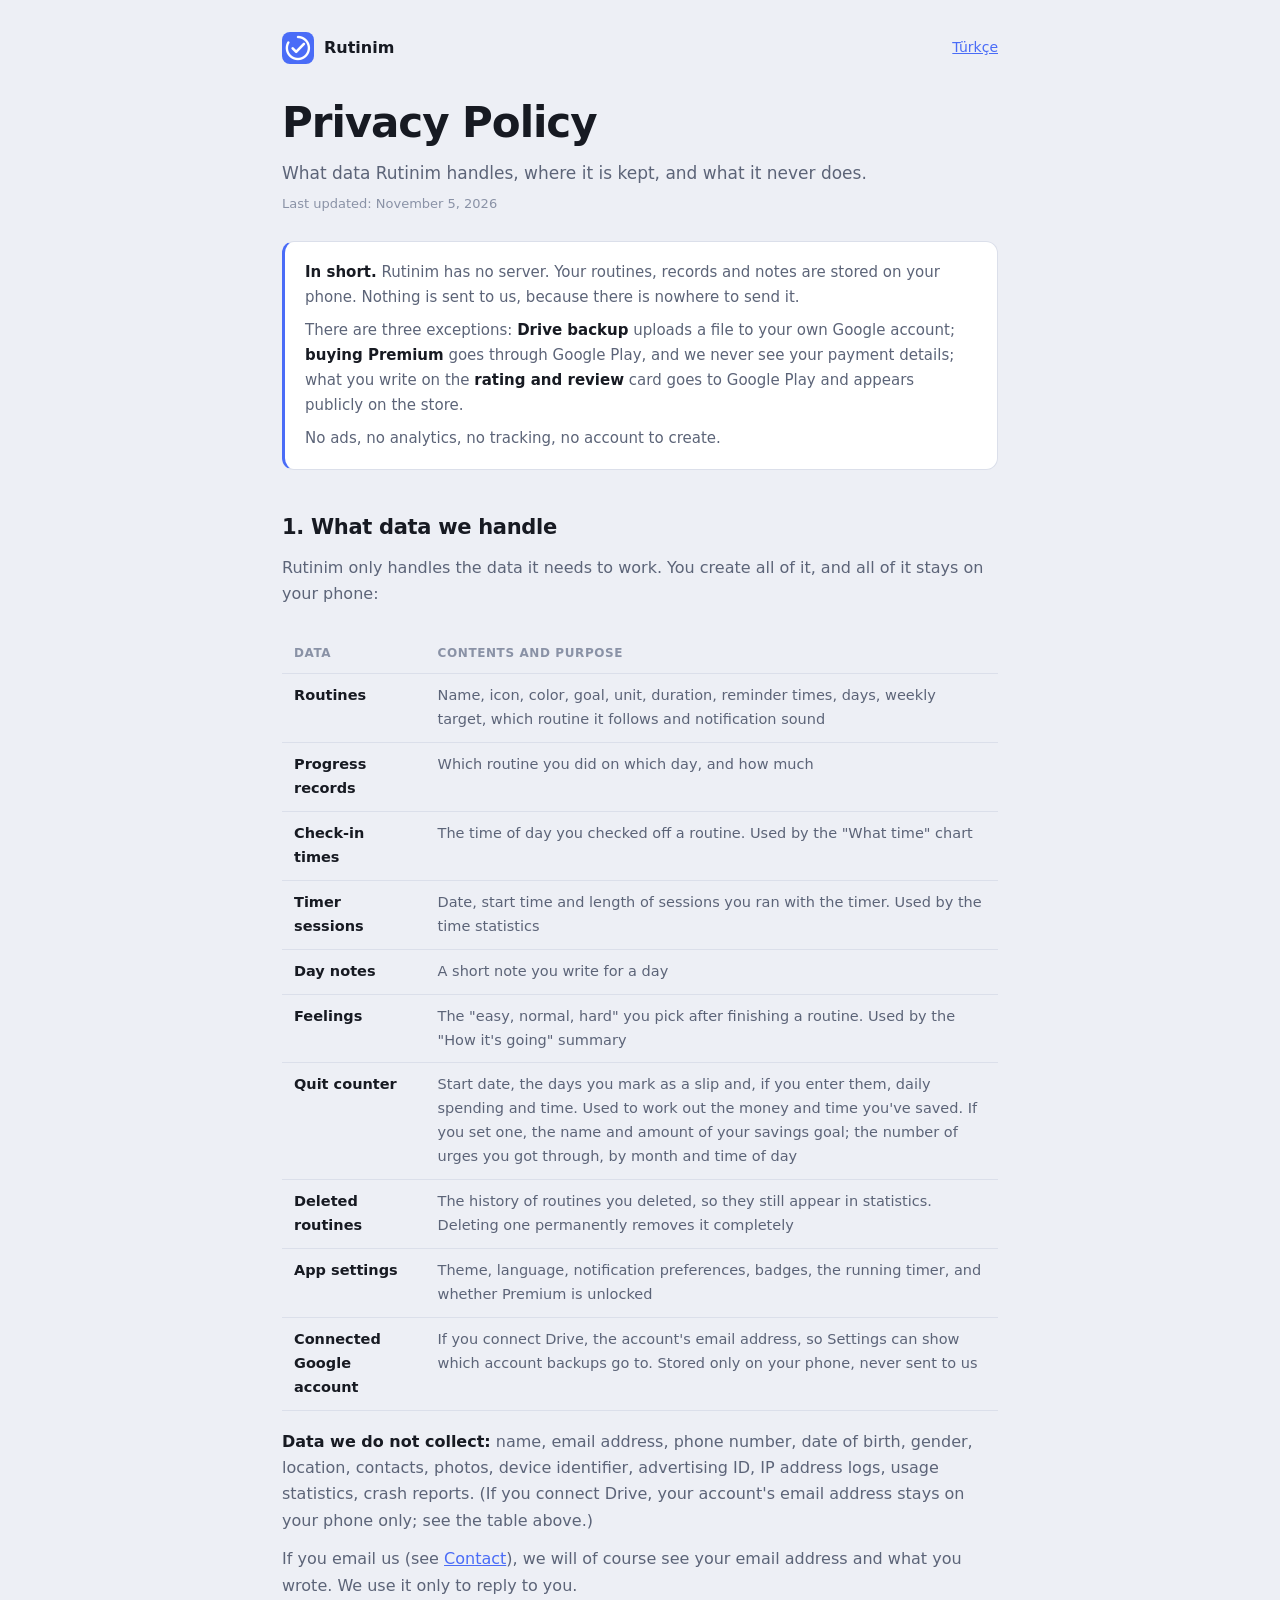
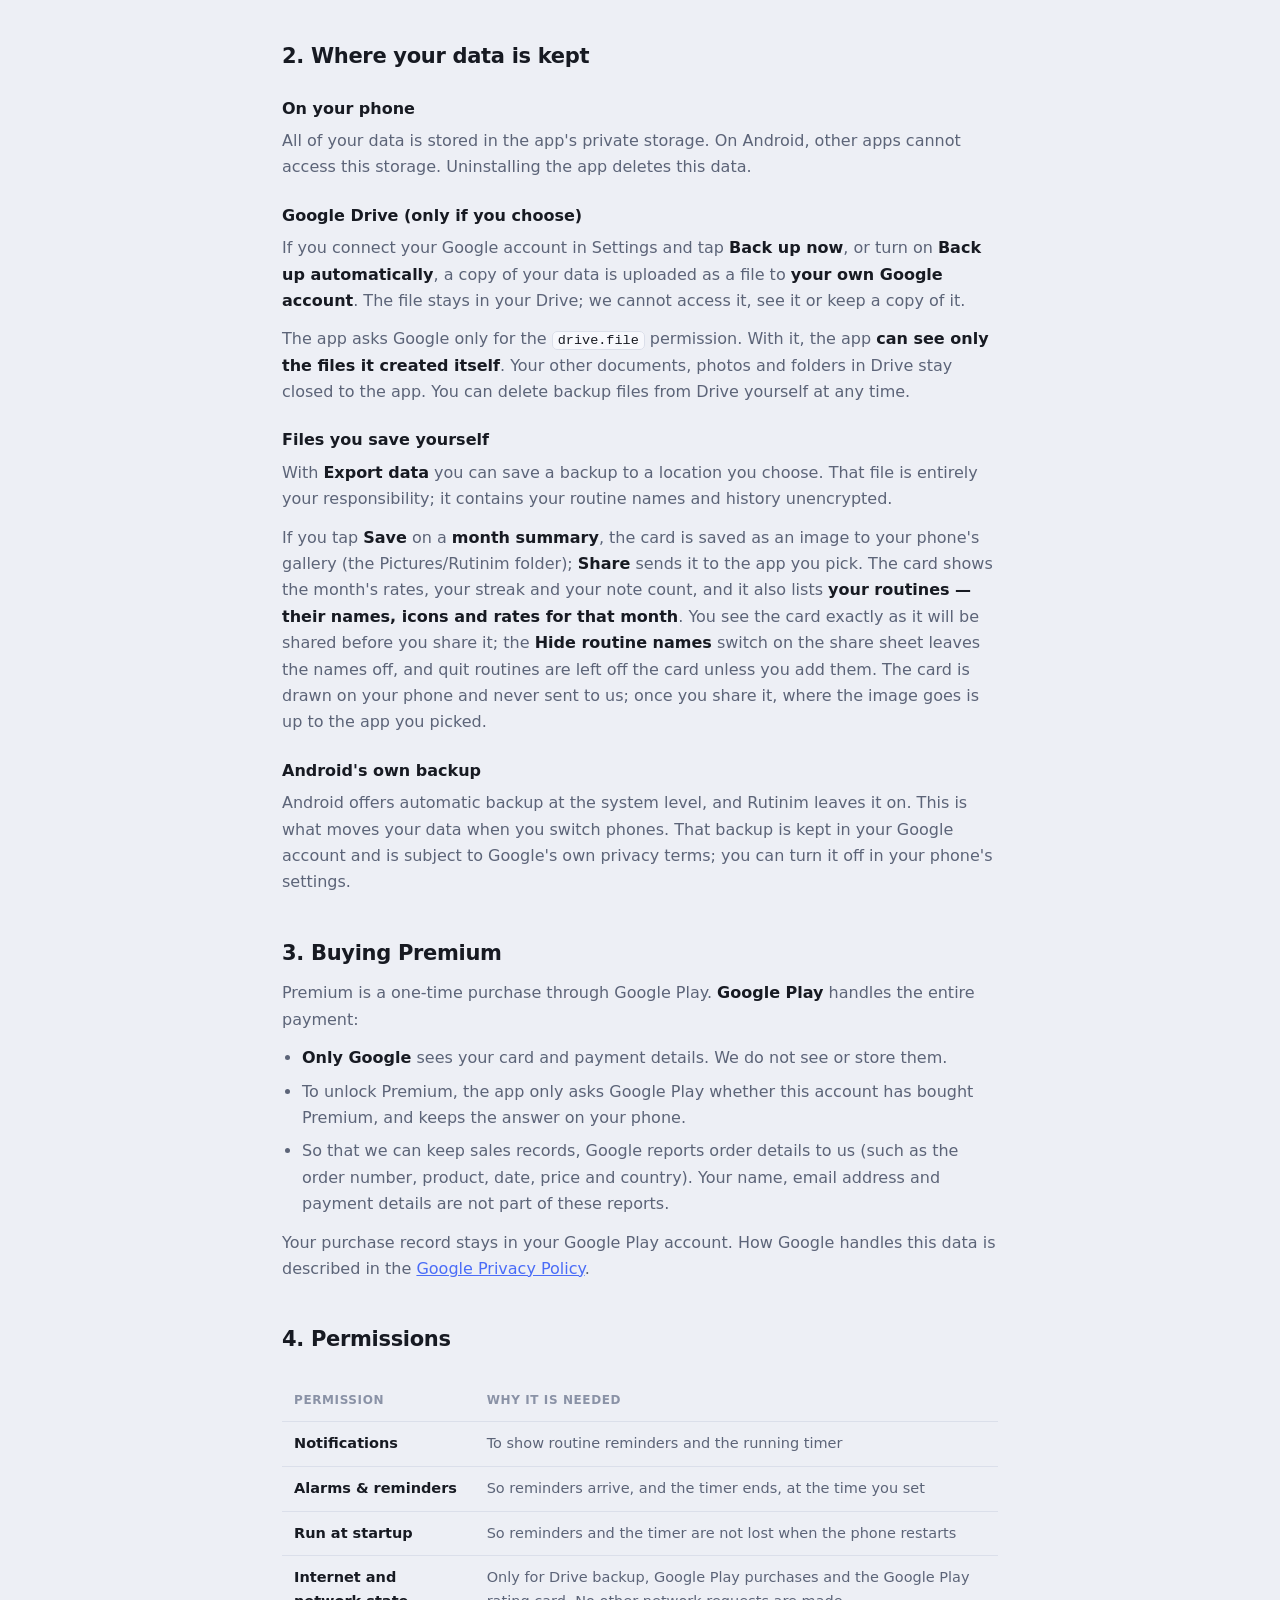
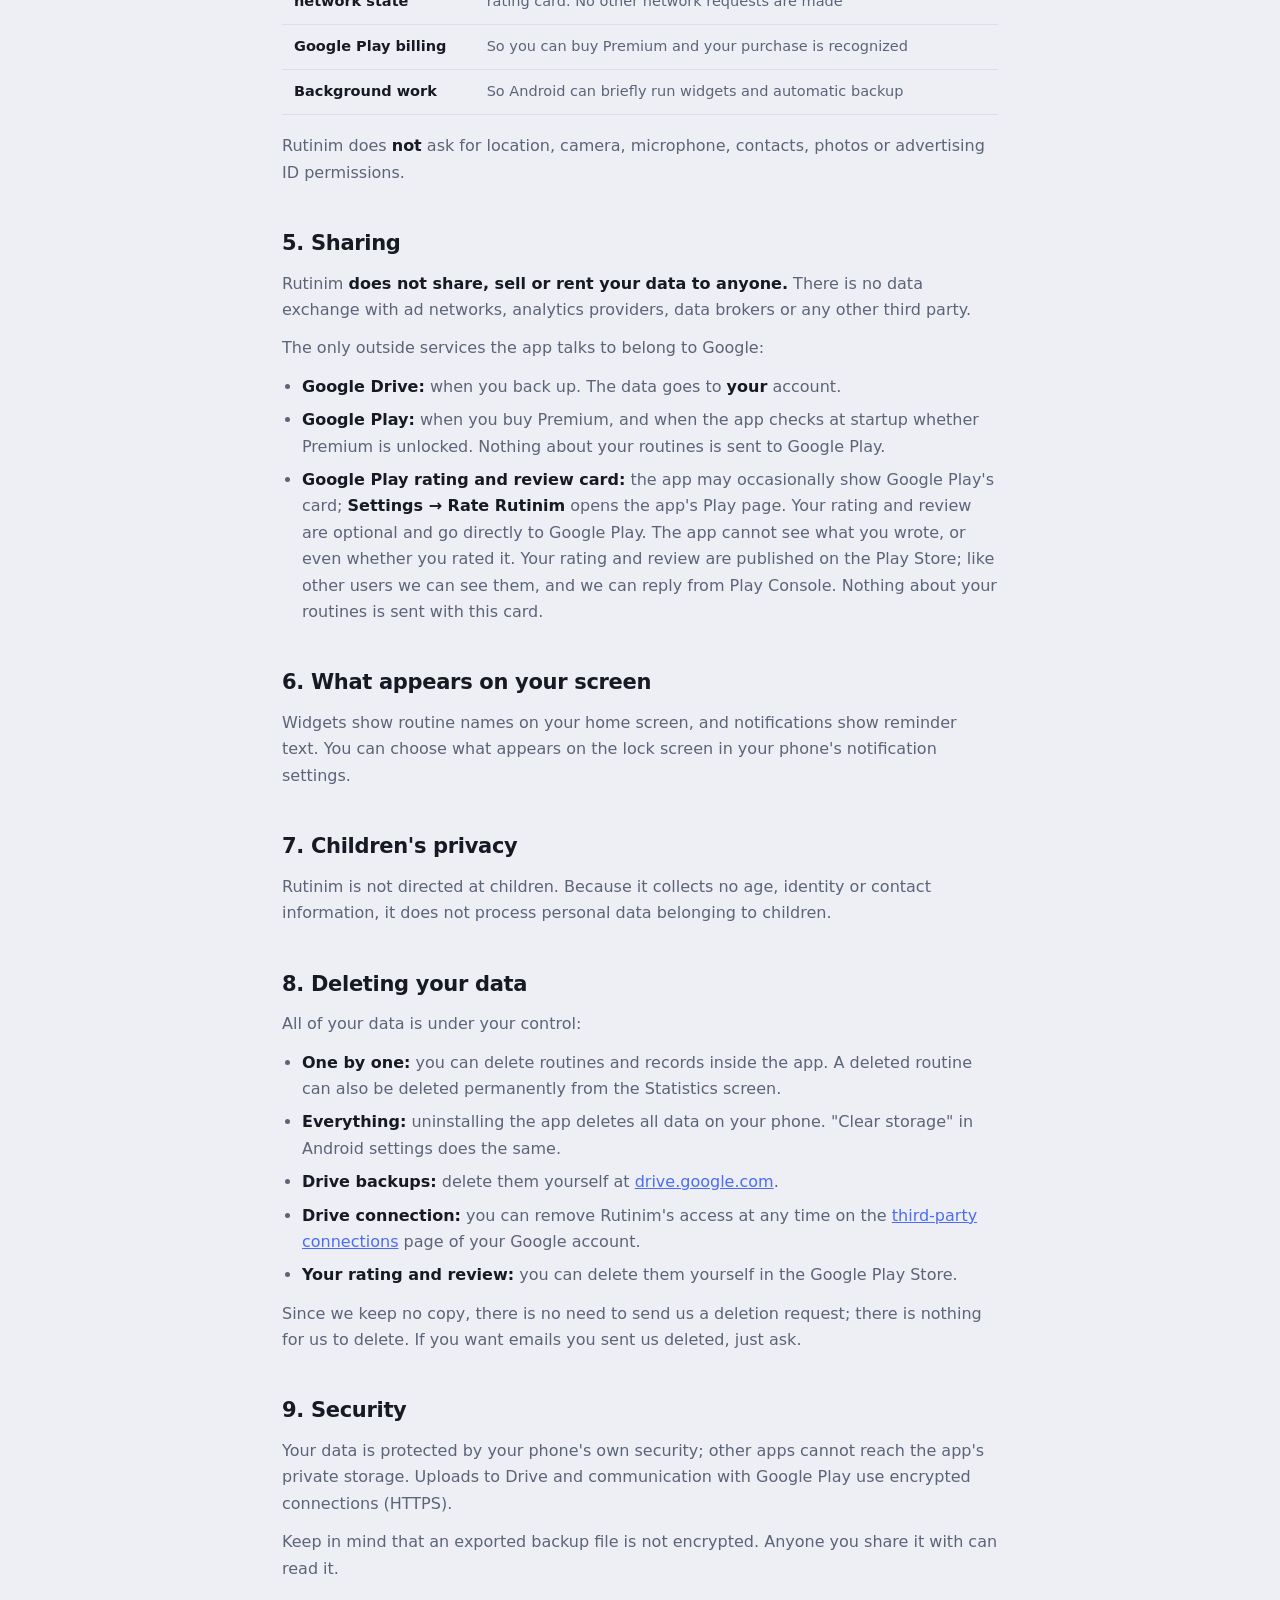
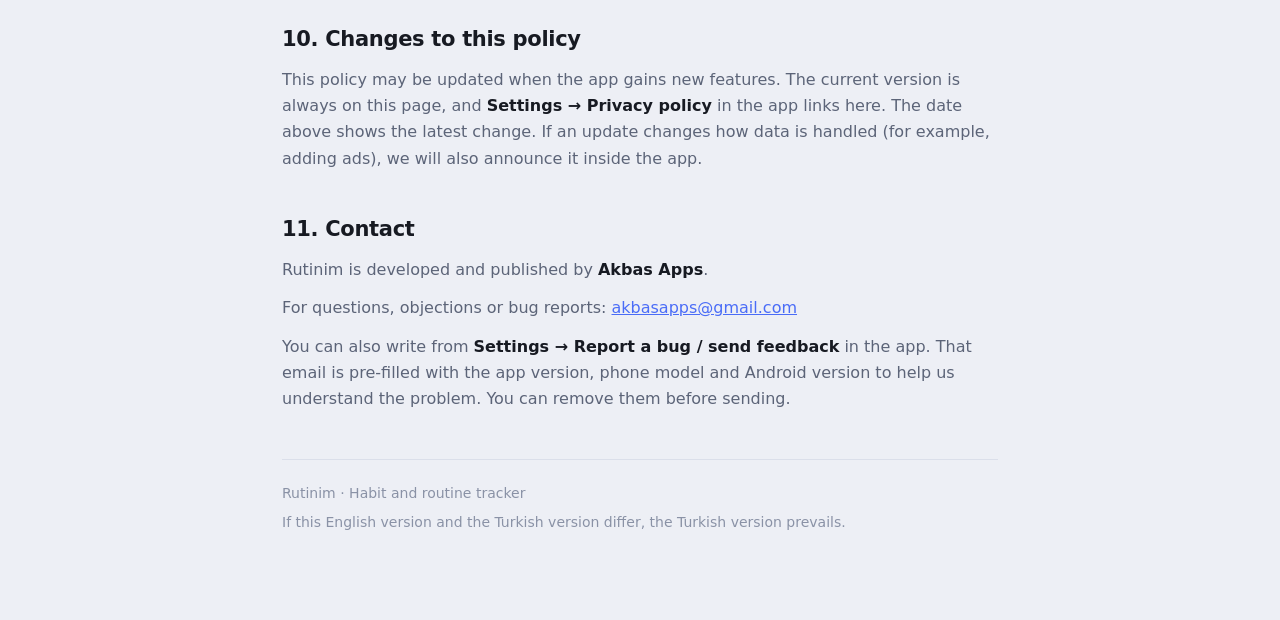
<file: rutinim/privacy.html>
<!doctype html>
<html lang="en">
<head>
<meta charset="utf-8">
<meta name="viewport" content="width=device-width, initial-scale=1">
<title>Rutinim Privacy Policy</title>
<meta name="description" content="What data Rutinim handles, where it is kept, and what it never does.">
<link rel="icon" href="../icon.png">
<link rel="alternate" hreflang="tr" href="gizlilik.html">
<link rel="stylesheet" href="../style.css">
</head>
<body>
<div class="wrap">
  <nav class="top">
    <a class="brand" href="../"><img src="../icon.png" alt="">Rutinim</a>
    <a class="lang" href="gizlilik.html" hreflang="tr" lang="tr">Türkçe</a>
  </nav>

  <header>
    <h1>Privacy Policy</h1>
    <p class="lede">What data Rutinim handles, where it is kept, and what it never does.</p>
    <p class="updated">Last updated: November 5, 2026</p>

    <div class="summary">
      <p><strong>In short.</strong> Rutinim has no server. Your routines, records and notes
        are stored on your phone. Nothing is sent to us, because there is nowhere to send it.</p>
      <p>There are three exceptions: <strong>Drive backup</strong>
        uploads a file to your own Google account; <strong>buying Premium</strong> goes
        through Google Play, and we never see your payment details; what you write on the
        <strong>rating and review</strong> card goes to Google Play and appears publicly on the store.</p>
      <p>No ads, no analytics, no tracking, no account to create.</p>
    </div>
  </header>

  <h2>1. What data we handle</h2>
  <p>Rutinim only handles the data it needs to work. You create all of it, and all of it
    stays on your phone:</p>

  <div class="tw">
  <table>
    <tr><th>Data</th><th>Contents and purpose</th></tr>
    <tr><td>Routines</td><td>Name, icon, color, goal, unit, duration, reminder times, days, weekly target, which routine it follows and notification sound</td></tr>
    <tr><td>Progress records</td><td>Which routine you did on which day, and how much</td></tr>
    <tr><td>Check-in times</td><td>The time of day you checked off a routine. Used by the "What time" chart</td></tr>
    <tr><td>Timer sessions</td><td>Date, start time and length of sessions you ran with the timer. Used by the time statistics</td></tr>
    <tr><td>Day notes</td><td>A short note you write for a day</td></tr>
    <tr><td>Feelings</td><td>The "easy, normal, hard" you pick after finishing a routine. Used by the "How it's going" summary</td></tr>
    <tr><td>Quit counter</td><td>Start date, the days you mark as a slip and, if you enter them, daily spending and time. Used to work out the money and time you've saved. If you set one, the name and amount of your savings goal; the number of urges you got through, by month and time of day</td></tr>
    <tr><td>Deleted routines</td><td>The history of routines you deleted, so they still appear in statistics. Deleting one permanently removes it completely</td></tr>
    <tr><td>App settings</td><td>Theme, language, notification preferences, badges, the running timer, and whether Premium is unlocked</td></tr>
    <tr><td>Connected Google account</td><td>If you connect Drive, the account's email address, so Settings can show which account backups go to. Stored only on your phone, never sent to us</td></tr>
  </table>
  </div>

  <p><strong>Data we do not collect:</strong> name, email address, phone number, date of
    birth, gender, location, contacts, photos, device identifier, advertising ID, IP address
    logs, usage statistics, crash reports. (If you connect Drive, your account's email address stays
    on your phone only; see the table above.)</p>
  <p>If you email us (see <a href="#contact">Contact</a>), we will of course see your email
    address and what you wrote. We use it only to reply to you.</p>

  <h2>2. Where your data is kept</h2>

  <h3>On your phone</h3>
  <p>All of your data is stored in the app's private storage. On Android, other apps cannot
    access this storage. Uninstalling the app deletes this data.</p>

  <h3>Google Drive (only if you choose)</h3>
  <p>If you connect your Google account in Settings and tap <strong>Back up now</strong>, or
    turn on <strong>Back up automatically</strong>, a copy of your data is uploaded as a file to
    <strong>your own Google account</strong>. The file stays in your Drive; we cannot access
    it, see it or keep a copy of it.</p>
  <p>The app asks Google only for the <code>drive.file</code> permission. With it, the app
    <strong>can see only the files it created itself</strong>. Your other documents, photos
    and folders in Drive stay closed to the app. You can delete backup files from Drive
    yourself at any time.</p>

  <h3>Files you save yourself</h3>
  <p>With <strong>Export data</strong> you can save a backup to a location you choose. That
    file is entirely your responsibility; it contains your routine names and history
    unencrypted.</p>
  <p>If you tap <strong>Save</strong> on a <strong>month summary</strong>, the card is saved as an image to your
    phone's gallery (the Pictures/Rutinim folder); <strong>Share</strong> sends it to the app you pick.
    The card shows the month's rates, your streak and your note count, and it also lists
    <strong>your routines — their names, icons and rates for that month</strong>. You see the card exactly
    as it will be shared before you share it; the <strong>Hide routine names</strong> switch on the share
    sheet leaves the names off, and quit routines are left off the card unless you add them. The
    card is drawn on your phone and never sent to us; once you share it, where the image goes is up
    to the app you picked.</p>

  <h3>Android's own backup</h3>
  <p>Android offers automatic backup at the system level, and Rutinim leaves it on. This is
    what moves your data when you switch phones. That backup is kept in your Google account
    and is subject to Google's own privacy terms; you can turn it off in your phone's
    settings.</p>

  <h2>3. Buying Premium</h2>
  <p>Premium is a one-time purchase through Google Play. <strong>Google Play</strong>
    handles the entire payment:</p>
  <ul>
    <li><strong>Only Google</strong> sees your card and payment details. We do not see or
      store them.</li>
    <li>To unlock Premium, the app only asks Google Play whether this account has bought
      Premium, and keeps the answer on your phone.</li>
    <li>So that we can keep sales records, Google reports order details to us (such as the
      order number, product, date, price and country). Your name, email address and payment
      details are not part of these reports.</li>
  </ul>
  <p>Your purchase record stays in your Google Play account. How Google handles this data
    is described in the <a href="https://policies.google.com/privacy?hl=en">Google Privacy
    Policy</a>.</p>

  <h2>4. Permissions</h2>
  <div class="tw">
  <table>
    <tr><th>Permission</th><th>Why it is needed</th></tr>
    <tr><td>Notifications</td><td>To show routine reminders and the running timer</td></tr>
    <tr><td>Alarms &amp; reminders</td><td>So reminders arrive, and the timer ends, at the time you set</td></tr>
    <tr><td>Run at startup</td><td>So reminders and the timer are not lost when the phone restarts</td></tr>
    <tr><td>Internet and network state</td><td>Only for Drive backup, Google Play purchases and the Google Play rating card. No other network requests are made</td></tr>
    <tr><td>Google Play billing</td><td>So you can buy Premium and your purchase is recognized</td></tr>
    <tr><td>Background work</td><td>So Android can briefly run widgets and automatic backup</td></tr>
  </table>
  </div>
  <p>Rutinim does <strong>not</strong> ask for location, camera, microphone, contacts,
    photos or advertising ID permissions.</p>

  <h2>5. Sharing</h2>
  <p>Rutinim <strong>does not share, sell or rent your data to anyone.</strong> There is no
    data exchange with ad networks, analytics providers, data brokers or any other third
    party.</p>
  <p>The only outside services the app talks to belong to Google:</p>
  <ul>
    <li><strong>Google Drive:</strong> when you back up. The data goes to <strong>your</strong> account.</li>
    <li><strong>Google Play:</strong> when you buy Premium, and when the app checks at startup
      whether Premium is unlocked. Nothing about your routines is sent to Google Play.</li>
    <li><strong>Google Play rating and review card:</strong> the app may occasionally show Google Play's
      card; <strong>Settings → Rate Rutinim</strong> opens the app's Play page.
      Your rating and review are optional and go directly to Google Play. The app cannot see what
      you wrote, or even whether you rated it. Your rating and review are published on the Play Store;
      like other users we can see them, and we can reply from Play Console. Nothing about your
      routines is sent with this card.</li>
  </ul>

  <h2>6. What appears on your screen</h2>
  <p>Widgets show routine names on your home screen, and notifications show reminder text.
    You can choose what appears on the lock screen in your phone's notification settings.</p>

  <h2>7. Children's privacy</h2>
  <p>Rutinim is not directed at children. Because it collects no age, identity or contact
    information, it does not process personal data belonging to children.</p>

  <h2>8. Deleting your data</h2>
  <p>All of your data is under your control:</p>
  <ul>
    <li><strong>One by one:</strong> you can delete routines and records inside the app. A
      deleted routine can also be deleted permanently from the Statistics screen.</li>
    <li><strong>Everything:</strong> uninstalling the app deletes all data on your phone.
      "Clear storage" in Android settings does the same.</li>
    <li><strong>Drive backups:</strong> delete them yourself at
      <a href="https://drive.google.com">drive.google.com</a>.</li>
    <li><strong>Drive connection:</strong> you can remove Rutinim's access at any time on the
      <a href="https://myaccount.google.com/connections">third-party connections</a> page of
      your Google account.</li>
    <li><strong>Your rating and review:</strong> you can delete them yourself in the Google Play Store.</li>
  </ul>
  <p>Since we keep no copy, there is no need to send us a deletion request; there is
    nothing for us to delete. If you want emails you sent us deleted, just ask.</p>

  <h2>9. Security</h2>
  <p>Your data is protected by your phone's own security; other apps cannot reach the app's
    private storage. Uploads to Drive and communication with Google Play use encrypted
    connections (HTTPS).</p>
  <p>Keep in mind that an exported backup file is not encrypted. Anyone you share it with
    can read it.</p>

  <h2>10. Changes to this policy</h2>
  <p>This policy may be updated when the app gains new features. The current version is
    always on this page, and <strong>Settings → Privacy policy</strong> in the app links
    here. The date above shows the latest change. If an update changes how data is handled
    (for example, adding ads), we will also announce it inside the app.</p>

  <h2 id="contact">11. Contact</h2>
  <p>Rutinim is developed and published by <strong>Akbas Apps</strong>.</p>
  <p>For questions, objections or bug reports:
    <a href="mailto:akbasapps@gmail.com">akbasapps@gmail.com</a></p>
  <p>You can also write from <strong>Settings → Report a bug / send feedback</strong> in the
    app. That email is pre-filled with the app version, phone model and Android version to
    help us understand the problem. You can remove them before sending.</p>

  <footer>
    <p>Rutinim · Habit and routine tracker</p>
    <p>If this English version and the Turkish version differ, the Turkish version prevails.</p>
  </footer>
</div>
</body>
</html>
</file>
<file: style.css>
/* Rutinim sitesi. Harici yazı tipi yok: gizlilik sayfası ziyaretçiyi başka bir
   sunucuya (Google Fonts) göndermesin diye sistem yazı tipleri kullanılıyor. */
:root {
  --ground: #EDEFF5; --panel: #FFFFFF; --panel-2: #F7F8FC;
  --ink: #171A22; --muted: #5C6478; --faint: #8A92A6; --line: #DBDFEA;
  --accent: #4A6CF7; --accent-soft: #E4E9FE; --r: 18px;
  color-scheme: light;
}
@media (prefers-color-scheme: dark) {
  :root {
    --ground: #0E1016; --panel: #171A23; --panel-2: #1E212C;
    --ink: #E9EBF2; --muted: #939BB0; --faint: #6C748A; --line: #262A36;
    --accent: #8AA0FF; --accent-soft: #232941;
    color-scheme: dark;
  }
}
* { box-sizing: border-box; }
body {
  margin: 0; background: var(--ground); color: var(--ink);
  font-family: system-ui, -apple-system, "Segoe UI", Roboto, "Helvetica Neue", Arial, sans-serif;
  font-size: 16px; line-height: 1.65; -webkit-font-smoothing: antialiased;
}
.wrap { max-width: 760px; margin: 0 auto; padding: 32px 22px 80px; }

nav.top { display: flex; align-items: center; justify-content: space-between; gap: 12px; margin-bottom: 36px; }
nav.top .brand { display: inline-flex; align-items: center; gap: 10px; color: var(--ink); text-decoration: none; font-weight: 700; }
nav.top .brand img { width: 32px; height: 32px; border-radius: 8px; }
nav.top .lang { font-size: 14px; }

.eyebrow { font-size: 12px; font-weight: 600; letter-spacing: .12em; text-transform: uppercase; color: var(--faint); margin: 0 0 12px; }
h1 { font-weight: 800; font-size: clamp(30px, 5vw, 42px); line-height: 1.08; letter-spacing: -.025em; text-wrap: balance; margin: 0 0 14px; }
h2 { font-weight: 800; font-size: 21px; letter-spacing: -.015em; margin: 40px 0 10px; }
h3 { font-size: 16px; font-weight: 700; margin: 22px 0 6px; }
p { color: var(--muted); margin: 0 0 12px; }
p strong, li strong { color: var(--ink); font-weight: 700; }
.lede { font-size: 17px; margin: 0 0 6px; }
.updated { font-size: 13px; color: var(--faint); margin: 0; font-variant-numeric: tabular-nums; }

.summary { margin-top: 26px; background: var(--panel); border: 1px solid var(--line); border-left: 3px solid var(--accent); border-radius: 12px; padding: 18px 20px; }
.summary p { margin: 0; font-size: 15px; }
.summary p + p { margin-top: 9px; }

ul { color: var(--muted); padding-left: 20px; margin: 0 0 12px; }
li { margin-bottom: 7px; }

.tw { overflow-x: auto; }
table { width: 100%; border-collapse: collapse; margin: 14px 0 18px; font-size: 14.5px; }
th, td { text-align: left; padding: 10px 12px; border-bottom: 1px solid var(--line); vertical-align: top; }
th { font-size: 12px; letter-spacing: .05em; text-transform: uppercase; color: var(--faint); font-weight: 700; }
td { color: var(--muted); }
td:first-child { color: var(--ink); font-weight: 600; }

code { font-family: ui-monospace, "Cascadia Mono", Consolas, monospace; font-size: 13.5px; background: var(--panel-2); border: 1px solid var(--line); border-radius: 5px; padding: 1px 5px; color: var(--ink); word-break: break-all; }
a { color: var(--accent); }

footer { margin-top: 46px; padding-top: 22px; border-top: 1px solid var(--line); color: var(--faint); font-size: 14px; }
footer p { color: var(--faint); margin: 0 0 6px; }

/* Ana sayfa */
.hero { display: grid; gap: 18px; justify-items: start; }
.hero img { width: 88px; height: 88px; border-radius: 22px; }
.cards { display: grid; gap: 12px; margin-top: 30px; }
.card { background: var(--panel); border: 1px solid var(--line); border-radius: var(--r); padding: 18px 20px; }
.card h2 { margin: 0 0 6px; font-size: 18px; }
.card p:last-child { margin-bottom: 0; }
/* Uygulama karti: solda simge, sagda metin. Dar ekranda alt alta gecer. */
.app { display: flex; gap: 16px; align-items: flex-start; }
.app img { width: 64px; height: 64px; border-radius: 16px; flex: none; }
@media (max-width: 520px) { .app { flex-direction: column; } }
</file>
